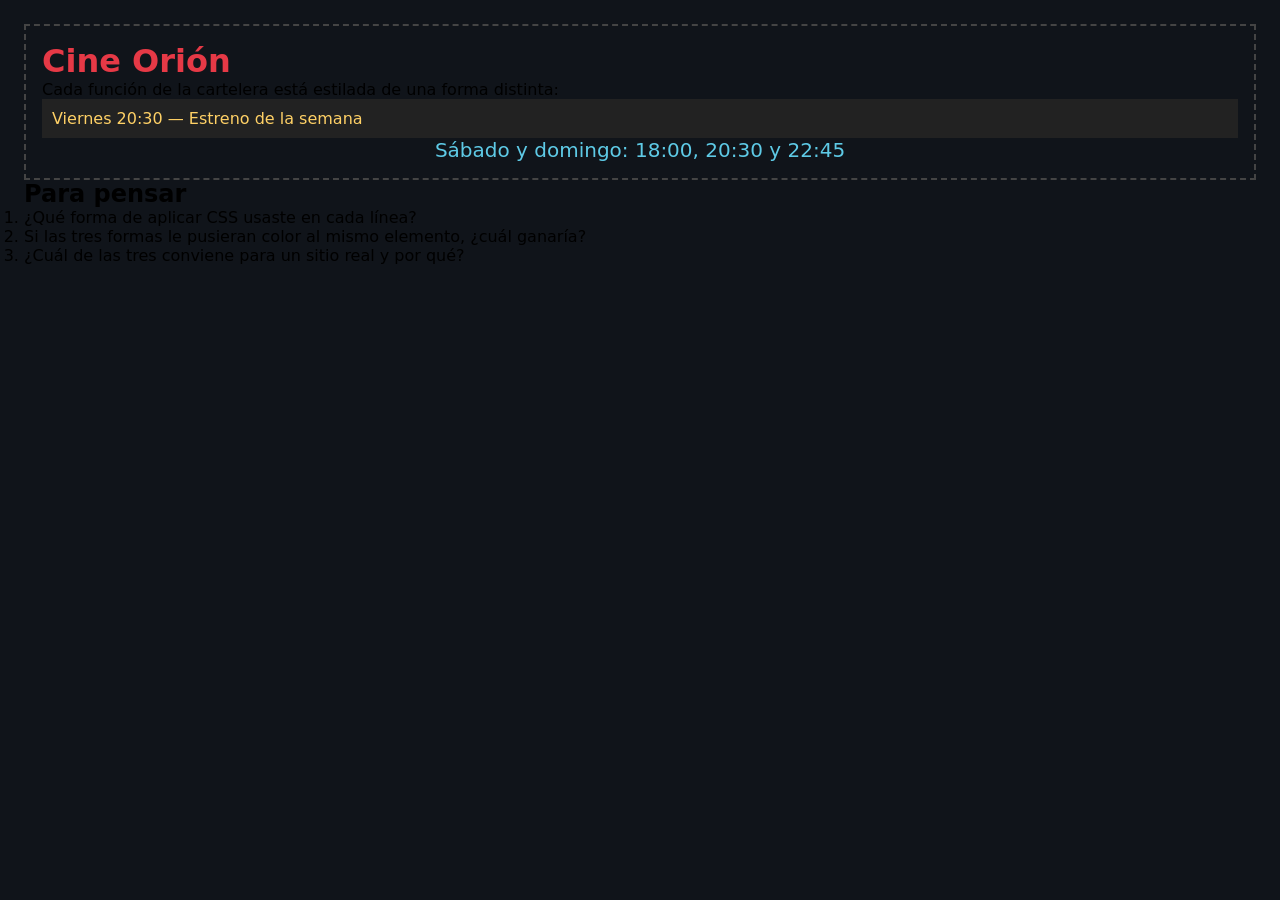
<file: 01-formas-de-aplicar-css/index.html>
<!doctype html>
<html lang="es">
  <head>
    <meta charset="UTF-8" />
    <meta name="viewport" content="width=device-width, initial-scale=1.0" />
    <title>Cine Orión — Cartelera</title>

    <!-- ============================================================
          ESTE ES EL ÚNICO EJERCICIO DE LA CARPETA DONDE SE EDITA
         EL HTML. Acá practicás el CSS INTERNO (etiqueta <style>).
         ============================================================ -->
    <style>
      /* TODO 2 — CSS interno
         Escribí una regla para la clase .funcion con:
         - background-color: #222
         - color: #ffd166
         - padding: 10px
      */
      .funcion {
        background-color: #222;
        color: #ffd166;
        padding: 10px;
      }
    </style>

    <link rel="stylesheet" href="styles.css" />
  </head>
  <body>
    <header class="cartel">
      <!-- TODO 1 — CSS en línea
           Completá el atributo style de este h1 con:
           style="color: #e63946; font-size: 48px;"
      -->
      <h1 style="color: #e63946; fontsize: 48px">Cine Orión</h1>

      <p>Cada función de la cartelera está estilada de una forma distinta:</p>

      <!-- TODO 2 — CSS interno: esta línea toma la regla del <style> de arriba -->
      <p class="funcion">Viernes 20:30 — Estreno de la semana</p>

      <!-- TODO 3 — CSS externo: esta línea se estila desde styles.css -->
      <p class="funcion-externa">Sábado y domingo: 18:00, 20:30 y 22:45</p>
    </header>

    <main class="para-pensar">
      <h2>Para pensar</h2>
      <ol>
        <li>¿Qué forma de aplicar CSS usaste en cada línea?</li>
        <li>
          Si las tres formas le pusieran color al mismo elemento, ¿cuál ganaría?
        </li>
        <li>¿Cuál de las tres conviene para un sitio real y por qué?</li>
      </ol>
    </main>
  </body>
</html>
</file>
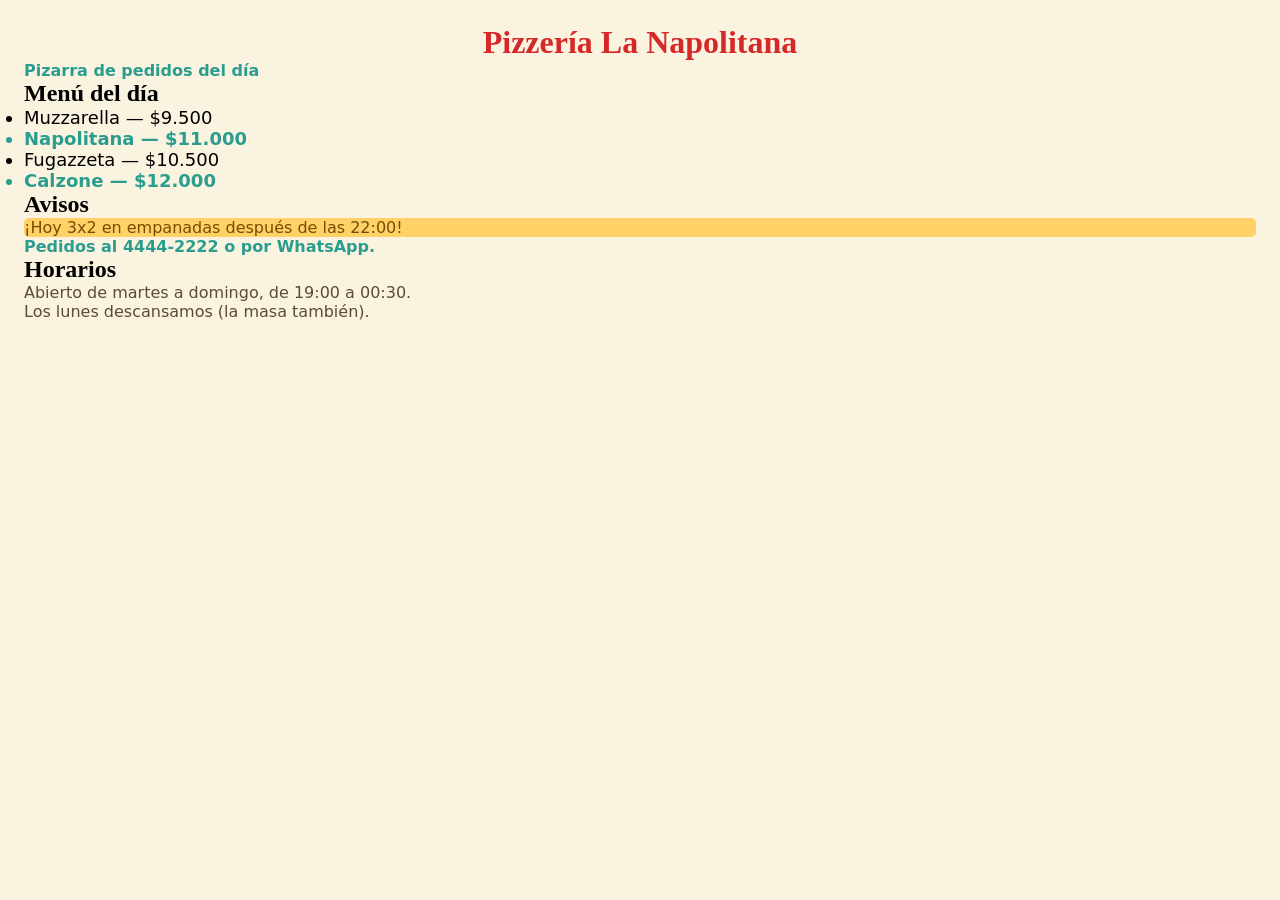
<file: 02-selectores-especificidad/index.html>
<!DOCTYPE html>
<html lang="es">
  <head>
    <meta charset="UTF-8" />
    <meta name="viewport" content="width=device-width, initial-scale=1.0" />
    <title>La Napolitana — Pizarra de pedidos</title>
    <link rel="stylesheet" href="styles.css" />
  </head>
  <body>
    <header>
      <h1 id="titulo-principal">Pizzería La Napolitana</h1>
      <p class="destacado">Pizarra de pedidos del día</p>
    </header>

    <main>
      <section class="menu">
        <h2>Menú del día</h2>
        <ul>
          <li>Muzzarella — $9.500</li>
          <li class="destacado">Napolitana — $11.000</li>
          <li>Fugazzeta — $10.500</li>
          <li class="destacado">Calzone — $12.000</li>
        </ul>
      </section>

      <section class="avisos">
        <h2>Avisos</h2>
        <p id="aviso">¡Hoy 3x2 en empanadas después de las 22:00!</p>
        <p class="destacado">Pedidos al 4444-2222 o por WhatsApp.</p>
      </section>

      <section class="horarios">
        <h2>Horarios</h2>
        <p>Abierto de martes a domingo, de 19:00 a 00:30.</p>
        <p>Los lunes descansamos (la masa también).</p>
      </section>
    </main>
  </body>
</html>
</file>
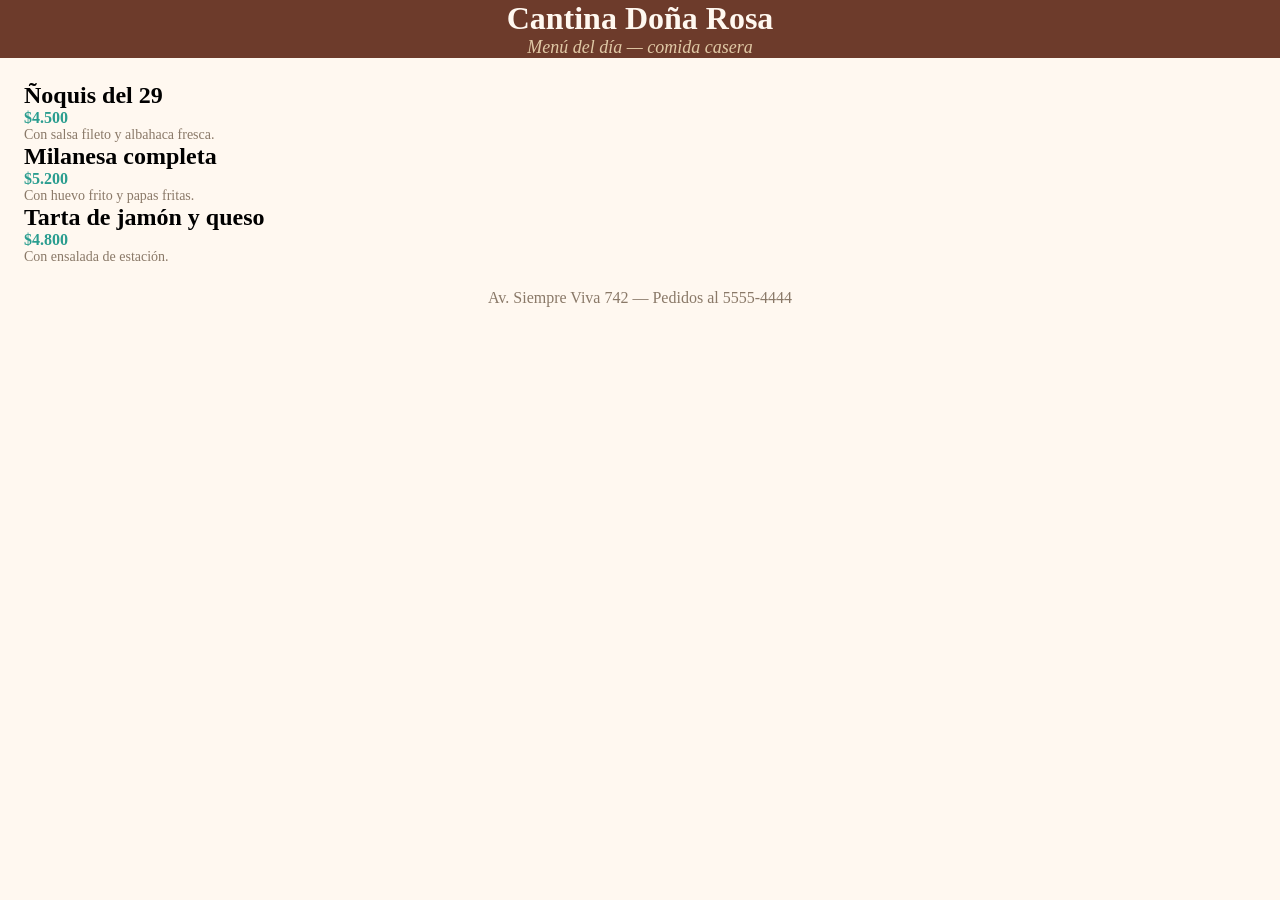
<file: 03-texto-y-colores/index.html>
<!DOCTYPE html>
<html lang="es">
  <head>
    <meta charset="UTF-8" />
    <meta name="viewport" content="width=device-width, initial-scale=1.0" />
    <title>Cantina Doña Rosa — Menú del día</title>
    <link rel="stylesheet" href="styles.css" />
  </head>
  <body>
    <header class="encabezado">
      <h1>Cantina Doña Rosa</h1>
      <p class="subtitulo">Menú del día — comida casera</p>
    </header>

    <main>
      <article class="plato">
        <h2>Ñoquis del 29</h2>
        <p class="precio">$4.500</p>
        <p class="descripcion">Con salsa fileto y albahaca fresca.</p>
      </article>

      <article class="plato">
        <h2>Milanesa completa</h2>
        <p class="precio">$5.200</p>
        <p class="descripcion">Con huevo frito y papas fritas.</p>
      </article>

      <article class="plato">
        <h2>Tarta de jamón y queso</h2>
        <p class="precio">$4.800</p>
        <p class="descripcion">Con ensalada de estación.</p>
      </article>
    </main>

    <footer class="pie">
      <p>Av. Siempre Viva 742 — Pedidos al 5555-4444</p>
    </footer>
  </body>
</html>
</file>
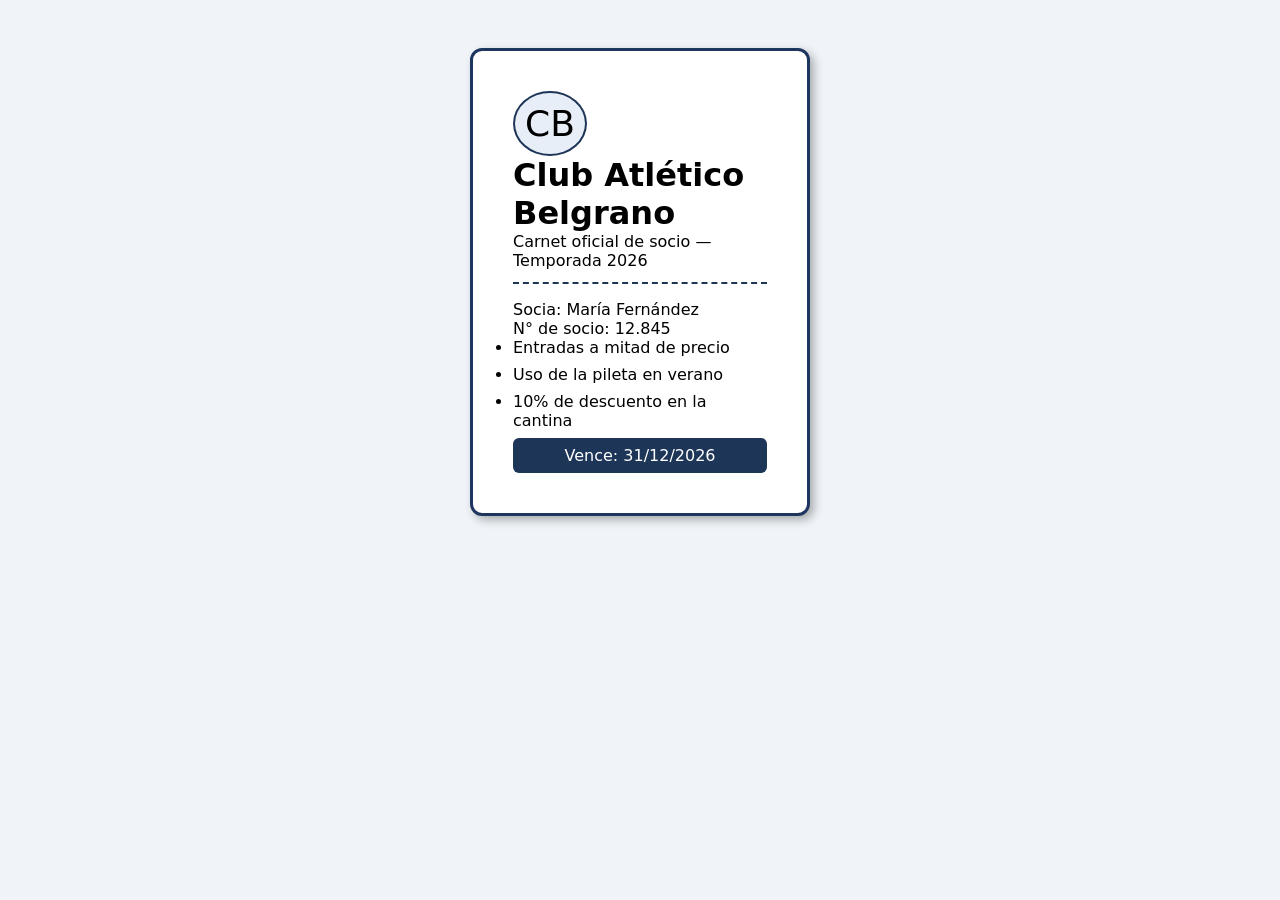
<file: 04-modelo-de-caja/index.html>
<!DOCTYPE html>
<html lang="es">
  <head>
    <meta charset="UTF-8" />
    <meta name="viewport" content="width=device-width, initial-scale=1.0" />
    <title>Club Atlético Belgrano — Carnet de socio</title>
    <link rel="stylesheet" href="styles.css" />
  </head>
  <body>
    <main class="carnet">
      <div class="fila-encabezado">
        <span class="escudo">CB</span>
        <div>
          <h1>Club Atlético Belgrano</h1>
          <p>Carnet oficial de socio — Temporada 2026</p>
        </div>
      </div>

      <div class="datos">
        <p class="nombre">Socia: María Fernández</p>
        <p class="numero">N° de socio: 12.845</p>
      </div>

      <ul class="beneficios">
        <li>Entradas a mitad de precio</li>
        <li>Uso de la pileta en verano</li>
        <li>10% de descuento en la cantina</li>
      </ul>

      <p class="vencimiento">Vence: 31/12/2026</p>
    </main>
  </body>
</html>
</file>
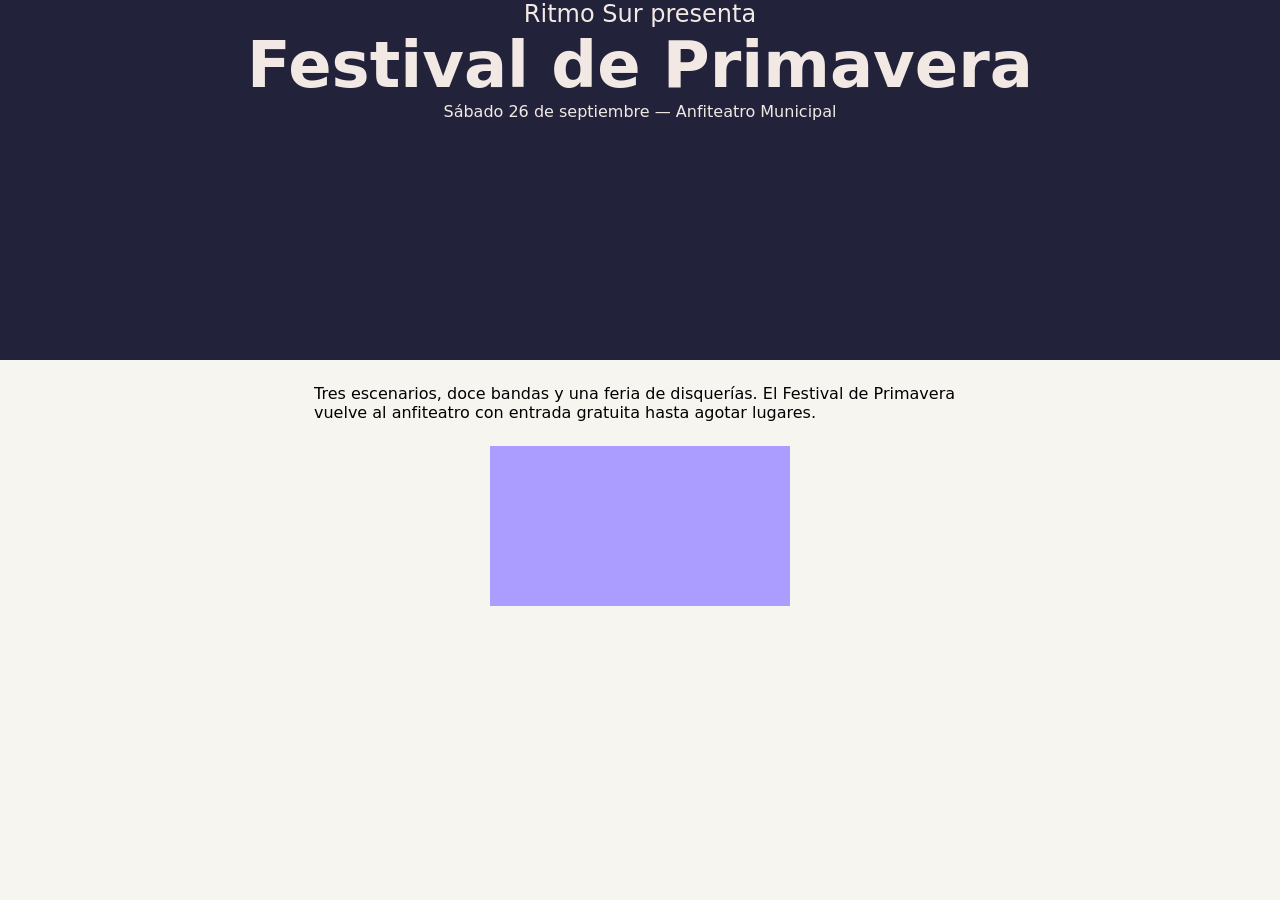
<file: 05-tamanos-y-unidades/index.html>
<!DOCTYPE html>
<html lang="es">
  <head>
    <meta charset="UTF-8" />
    <meta name="viewport" content="width=device-width, initial-scale=1.0" />
    <title>Ritmo Sur — Festival de Primavera</title>
    <link rel="stylesheet" href="styles.css" />
  </head>
  <body>
    <header class="banner">
      <p class="etiqueta">Ritmo Sur presenta</p>
      <h1>Festival de Primavera</h1>
      <p class="fecha">Sábado 26 de septiembre — Anfiteatro Municipal</p>
    </header>

    <main class="contenido">
      <p>
        Tres escenarios, doce bandas y una feria de disquerías. El Festival de
        Primavera vuelve al anfiteatro con entrada gratuita hasta agotar lugares.
      </p>

      <div class="poster"></div>
    </main>
  </body>
</html>
</file>
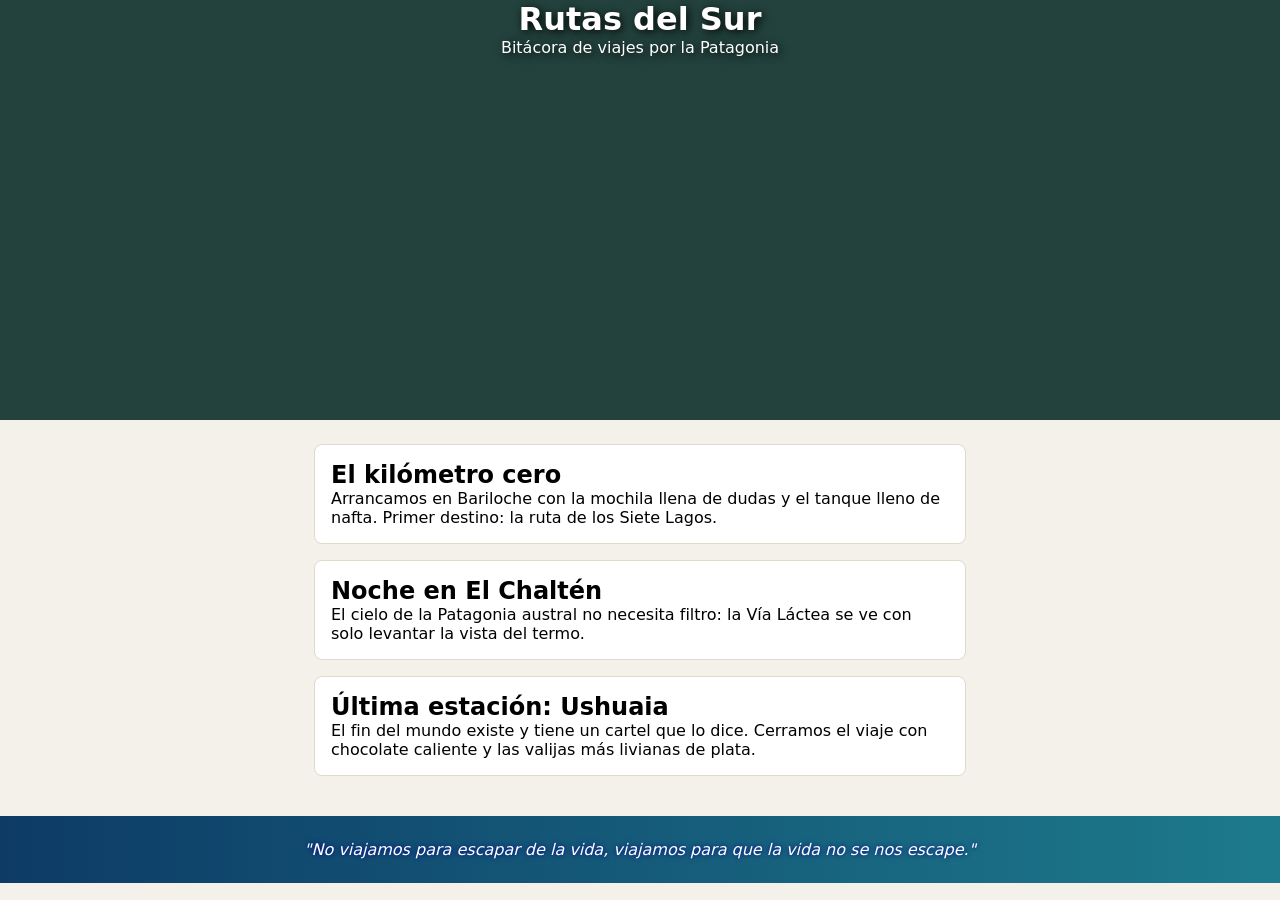
<file: 06-background/index.html>
<!DOCTYPE html>
<html lang="es">
  <head>
    <meta charset="UTF-8" />
    <meta name="viewport" content="width=device-width, initial-scale=1.0" />
    <title>Rutas del Sur — Bitácora de viajes</title>
    <link rel="stylesheet" href="styles.css" />
  </head>
  <body>
    <header class="hero">
      <h1>Rutas del Sur</h1>
      <p>Bitácora de viajes por la Patagonia</p>
    </header>

    <main>
      <article class="post">
        <h2>El kilómetro cero</h2>
        <p>
          Arrancamos en Bariloche con la mochila llena de dudas y el tanque
          lleno de nafta. Primer destino: la ruta de los Siete Lagos.
        </p>
      </article>

      <article class="post">
        <h2>Noche en El Chaltén</h2>
        <p>
          El cielo de la Patagonia austral no necesita filtro: la Vía Láctea
          se ve con solo levantar la vista del termo.
        </p>
      </article>

      <article class="post">
        <h2>Última estación: Ushuaia</h2>
        <p>
          El fin del mundo existe y tiene un cartel que lo dice. Cerramos el
          viaje con chocolate caliente y las valijas más livianas de plata.
        </p>
      </article>
    </main>

    <blockquote class="frase">
      "No viajamos para escapar de la vida, viajamos para que la vida no se
      nos escape."
    </blockquote>
  </body>
</html>
</file>
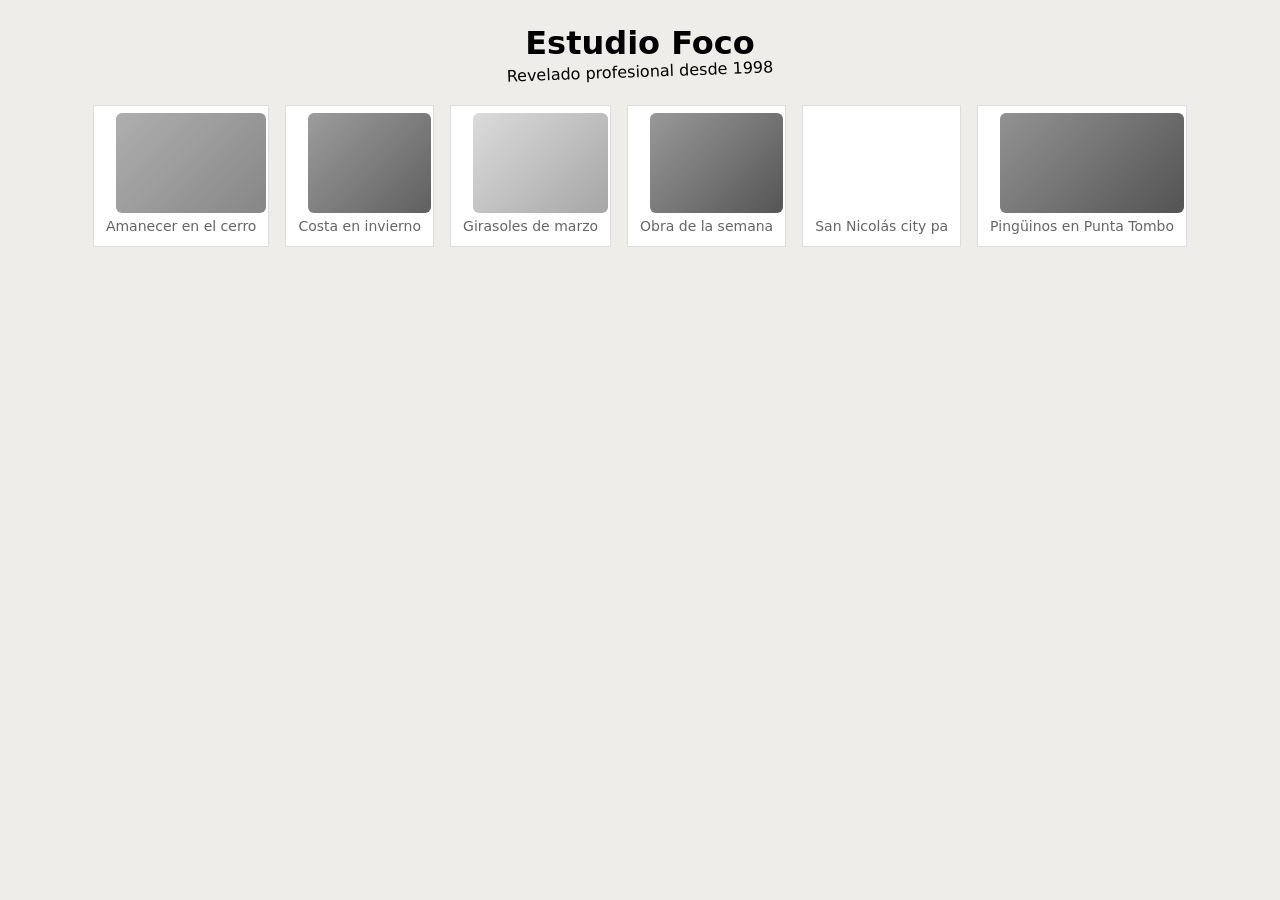
<file: 07-filtros-y-transformaciones/index.html>
<!doctype html>
<html lang="es">
  <head>
    <meta charset="UTF-8" />
    <meta name="viewport" content="width=device-width, initial-scale=1.0" />
    <title>Estudio Foco — Galería</title>
    <link rel="stylesheet" href="styles.css" />
  </head>
  <body>
    <header class="cabecera">
      <h1>Estudio Foco</h1>
      <p class="sello">Revelado profesional desde 1998</p>
    </header>

    <main class="galeria">
      <figure class="cuadro">
        <div class="foto"></div>
        <figcaption>Amanecer en el cerro</figcaption>
      </figure>

      <figure class="cuadro">
        <div class="foto"></div>
        <figcaption>Costa en invierno</figcaption>
      </figure>

      <figure class="cuadro">
        <div class="foto"></div>
        <figcaption>Girasoles de marzo</figcaption>
      </figure>

      <figure class="cuadro destacada">
        <div class="foto"></div>
        <figcaption>Obra de la semana</figcaption>
      </figure>

      <figure class="cuadro">
        <div class="foto"></div>
        <figcaption>San Nicolás city pa</figcaption>
      </figure>

      <figure class="cuadro">
        <div class="foto"></div>
        <figcaption>Pingüinos en Punta Tombo</figcaption>
      </figure>
    </main>
  </body>
</html>
</file>
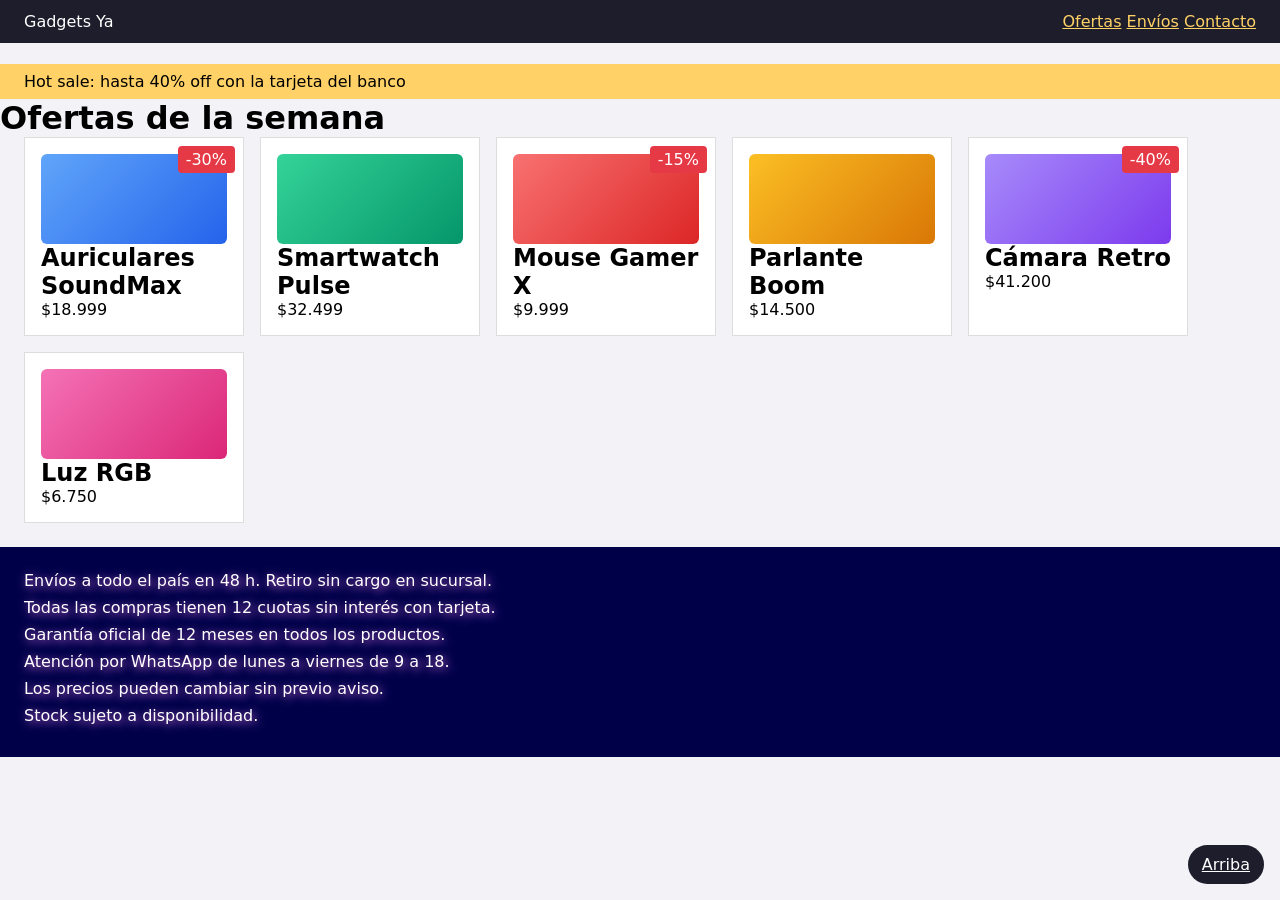
<file: 08-posicionamiento/index.html>
<!DOCTYPE html>
<html lang="es">
  <head>
    <meta charset="UTF-8" />
    <meta name="viewport" content="width=device-width, initial-scale=1.0" />
    <title>Gadgets Ya — Ofertas</title>
    <link rel="stylesheet" href="styles.css" />
  </head>
  <body>
    <header class="barra">
      <span class="logo"> Gadgets Ya</span>
      <nav class="links">
        <a href="#">Ofertas</a>
        <a href="#">Envíos</a>
        <a href="#">Contacto</a>
      </nav>
    </header>

    <nav class="indice">
      <p> Hot sale: hasta 40% off con la tarjeta del banco</p>
    </nav>

    <main>
      <h1>Ofertas de la semana</h1>

      <section class="productos">
        <article class="producto">
          <span class="etiqueta-oferta">-30%</span>
          <div class="foto"></div>
          <h2>Auriculares SoundMax</h2>
          <p class="precio">$18.999</p>
        </article>

        <article class="producto">
          <div class="foto"></div>
          <h2>Smartwatch Pulse</h2>
          <p class="precio">$32.499</p>
        </article>

        <article class="producto">
          <span class="etiqueta-oferta">-15%</span>
          <div class="foto"></div>
          <h2>Mouse Gamer X</h2>
          <p class="precio">$9.999</p>
        </article>

        <article class="producto">
          <div class="foto"></div>
          <h2>Parlante Boom</h2>
          <p class="precio">$14.500</p>
        </article>

        <article class="producto">
          <span class="etiqueta-oferta">-40%</span>
          <div class="foto"></div>
          <h2>Cámara Retro</h2>
          <p class="precio">$41.200</p>
        </article>

        <article class="producto">
          <div class="foto"></div>
          <h2>Luz RGB</h2>
          <p class="precio">$6.750</p>
        </article>
      </section>
    </main>

    <footer class="info">
      <p>Envíos a todo el país en 48 h. Retiro sin cargo en sucursal.</p>
      <p>Todas las compras tienen 12 cuotas sin interés con tarjeta.</p>
      <p>Garantía oficial de 12 meses en todos los productos.</p>
      <p>Atención por WhatsApp de lunes a viernes de 9 a 18.</p>
      <p>Los precios pueden cambiar sin previo aviso.</p>
      <p>Stock sujeto a disponibilidad.</p>
    </footer>

    <a class="subir" href="#">Arriba</a>
  </body>
</html>
</file>
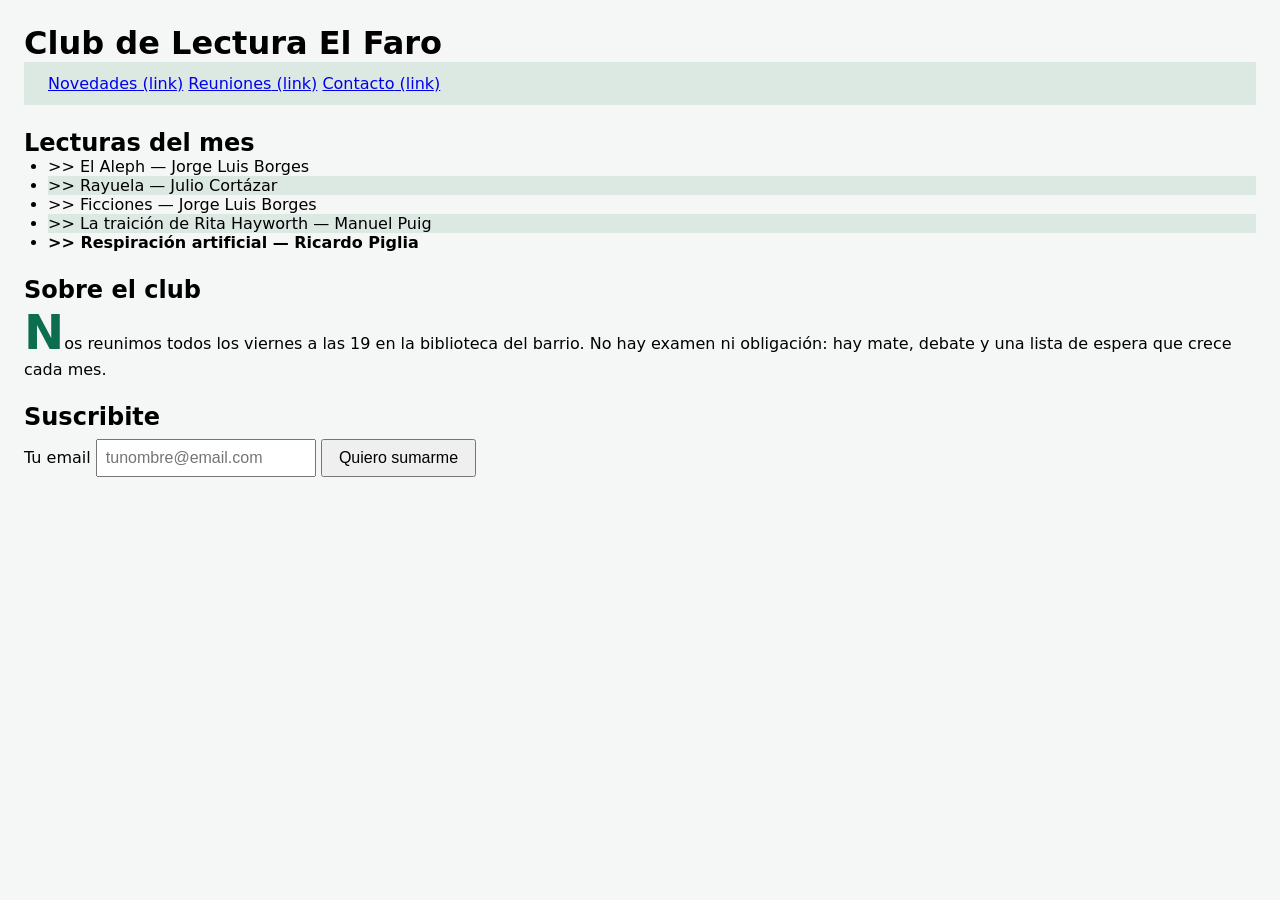
<file: 09-pseudoclases-pseudoelementos/index.html>
<!DOCTYPE html>
<html lang="es">
  <head>
    <meta charset="UTF-8" />
    <meta name="viewport" content="width=device-width, initial-scale=1.0" />
    <title>Club de Lectura El Faro</title>
    <link rel="stylesheet" href="styles.css" />
  </head>
  <body>
    <header>
      <h1>Club de Lectura El Faro</h1>
      <nav class="menu">
        <a href="#">Novedades</a>
        <a href="#">Reuniones</a>
        <a href="#">Contacto</a>
      </nav>
    </header>

    <main>
      <section class="libros">
        <h2>Lecturas del mes</h2>
        <ul class="lista">
          <li>El Aleph — Jorge Luis Borges</li>
          <li>Rayuela — Julio Cortázar</li>
          <li>Ficciones — Jorge Luis Borges</li>
          <li>La traición de Rita Hayworth — Manuel Puig</li>
          <li>Respiración artificial — Ricardo Piglia</li>
        </ul>
      </section>

      <section class="sobre">
        <h2>Sobre el club</h2>
        <p class="texto">
          Nos reunimos todos los viernes a las 19 en la biblioteca del barrio.
          No hay examen ni obligación: hay mate, debate y una lista de espera
          que crece cada mes.
        </p>
      </section>

      <section class="contacto">
        <h2>Suscribite</h2>
        <form>
          <label for="email">Tu email</label>
          <input type="email" id="email" placeholder="tunombre@email.com" />
          <button type="submit">Quiero sumarme</button>
        </form>
      </section>
    </main>
  </body>
</html>
</file>
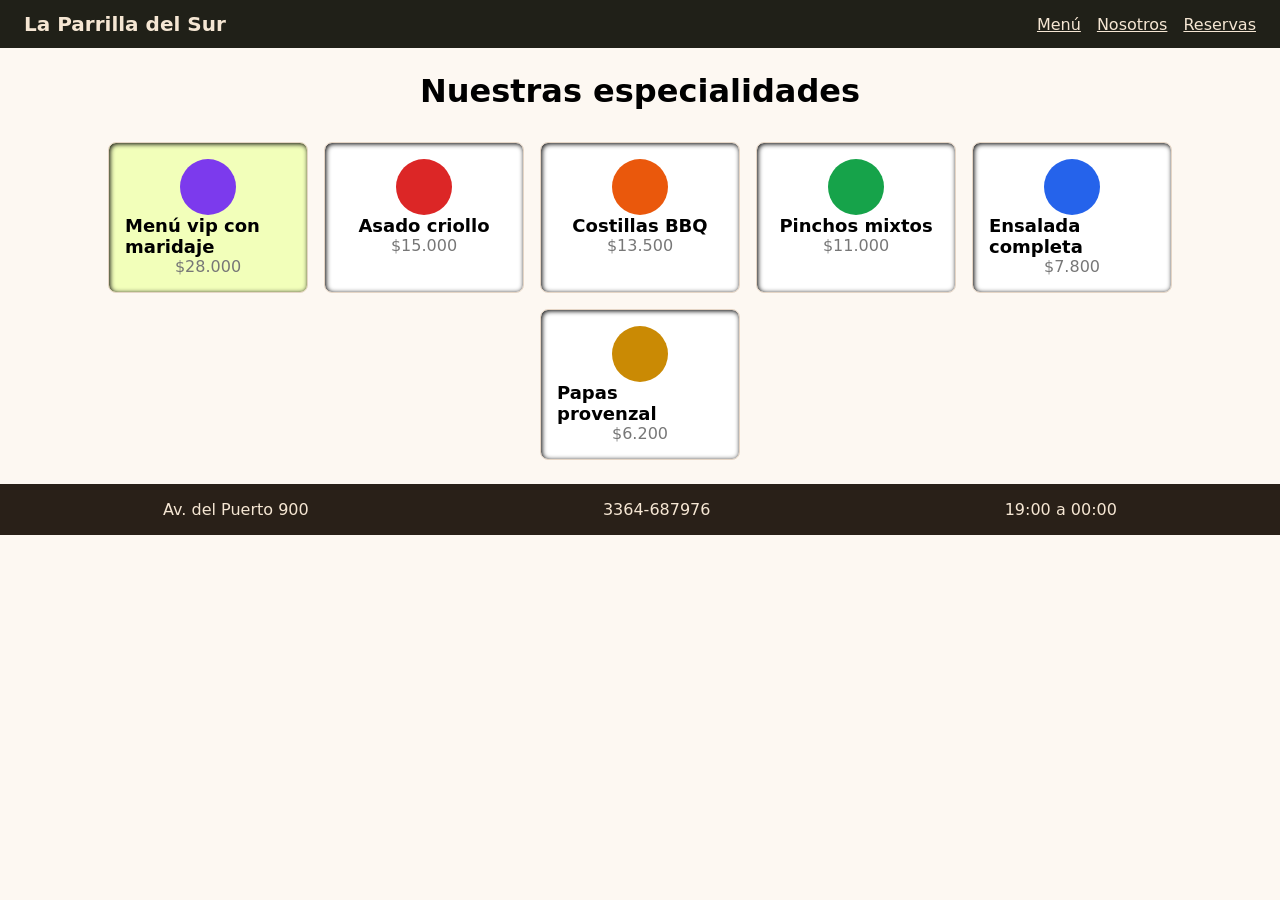
<file: 10-flexbox/index.html>
<!doctype html>
<html lang="es">
  <head>
    <meta charset="UTF-8" />
    <meta name="viewport" content="width=device-width, initial-scale=1.0" />
    <title>La Parrilla del Sur</title>
    <link rel="stylesheet" href="styles.css" />
  </head>
  <body>
    <header class="barra">
      <span class="logo"> La Parrilla del Sur</span>
      <nav class="links">
        <a href="#">Menú</a>
        <a href="#">Nosotros</a>
        <a href="#">Reservas</a>
      </nav>
    </header>

    <main>
      <h1 class="titulo">Nuestras especialidades</h1>

      <section class="platos">
        <article class="plato">
          <div class="emoji"></div>
          <h2>Asado criollo</h2>
          <p>$15.000</p>
        </article>

        <article class="plato">
          <div class="emoji"></div>
          <h2>Costillas BBQ</h2>
          <p>$13.500</p>
        </article>

        <article class="plato">
          <div class="emoji"></div>
          <h2>Pinchos mixtos</h2>
          <p>$11.000</p>
        </article>

        <article class="plato">
          <div class="emoji"></div>
          <h2>Ensalada completa</h2>
          <p>$7.800</p>
        </article>

        <article class="plato">
          <div class="emoji"></div>
          <h2>Papas provenzal</h2>
          <p>$6.200</p>
        </article>

        <article class="plato destacado">
          <div class="emoji"></div>
          <h2>Menú vip con maridaje</h2>
          <p>$28.000</p>
        </article>
      </section>
    </main>

    <footer class="pie">
      <p>Av. del Puerto 900</p>
      <p>3364-687976</p>
      <p>19:00 a 00:00</p>
    </footer>
  </body>
</html>
</file>
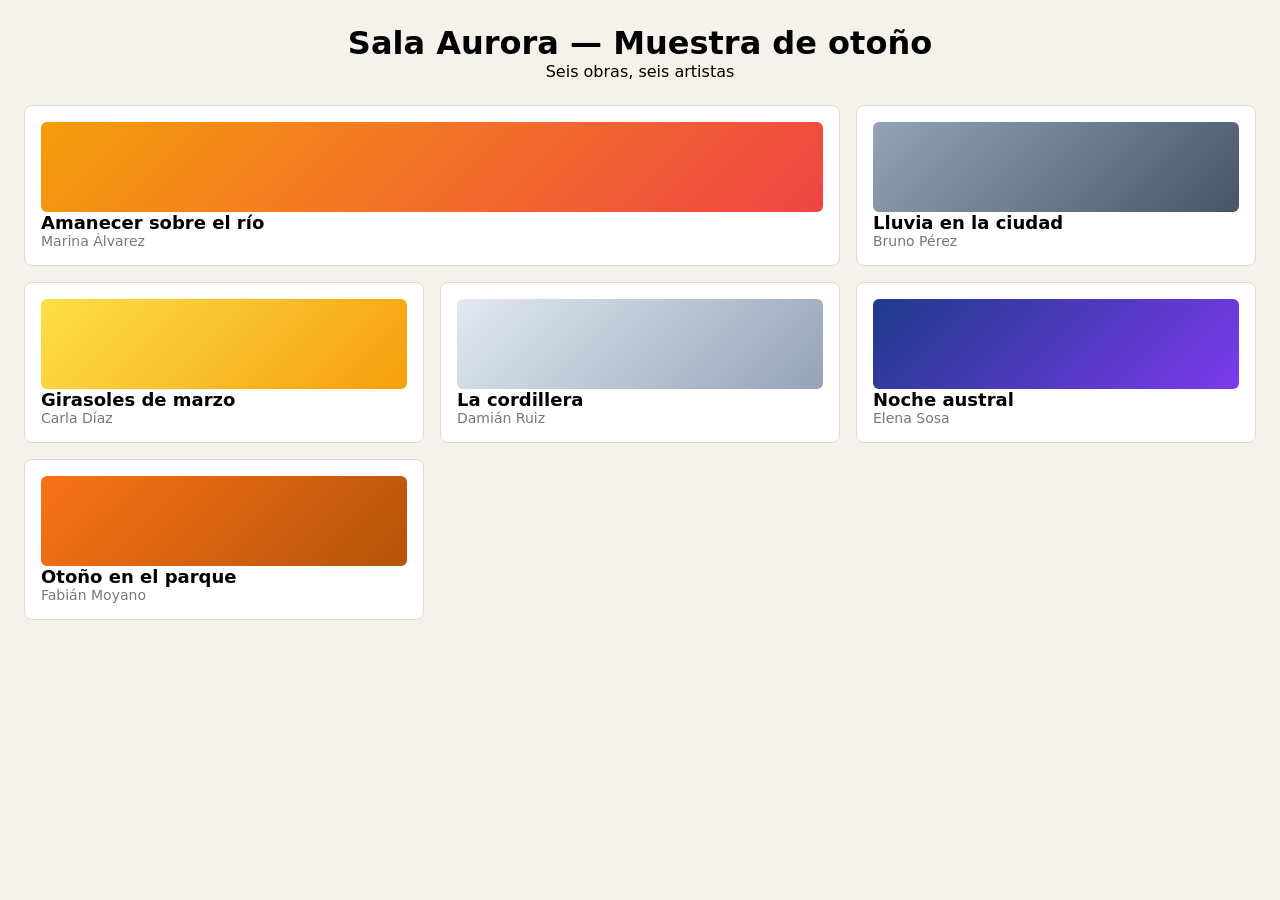
<file: 11-grid/index.html>
<!DOCTYPE html>
<html lang="es">
  <head>
    <meta charset="UTF-8" />
    <meta name="viewport" content="width=device-width, initial-scale=1.0" />
    <title>Sala Aurora — Muestra de otoño</title>
    <link rel="stylesheet" href="styles.css" />
  </head>
  <body>
    <header class="cabecera">
      <h1>Sala Aurora — Muestra de otoño</h1>
      <p>Seis obras, seis artistas</p>
    </header>

    <main class="galeria">
      <article class="obra destacada">
        <div class="lienzo"></div>
        <h2>Amanecer sobre el río</h2>
        <p>Marina Álvarez</p>
      </article>

      <article class="obra">
        <div class="lienzo"></div>
        <h2>Lluvia en la ciudad</h2>
        <p>Bruno Pérez</p>
      </article>

      <article class="obra">
        <div class="lienzo"></div>
        <h2>Girasoles de marzo</h2>
        <p>Carla Díaz</p>
      </article>

      <article class="obra">
        <div class="lienzo"></div>
        <h2>La cordillera</h2>
        <p>Damián Ruiz</p>
      </article>

      <article class="obra">
        <div class="lienzo"></div>
        <h2>Noche austral</h2>
        <p>Elena Sosa</p>
      </article>

      <article class="obra">
        <div class="lienzo"></div>
        <h2>Otoño en el parque</h2>
        <p>Fabián Moyano</p>
      </article>
    </main>
  </body>
</html>
</file>
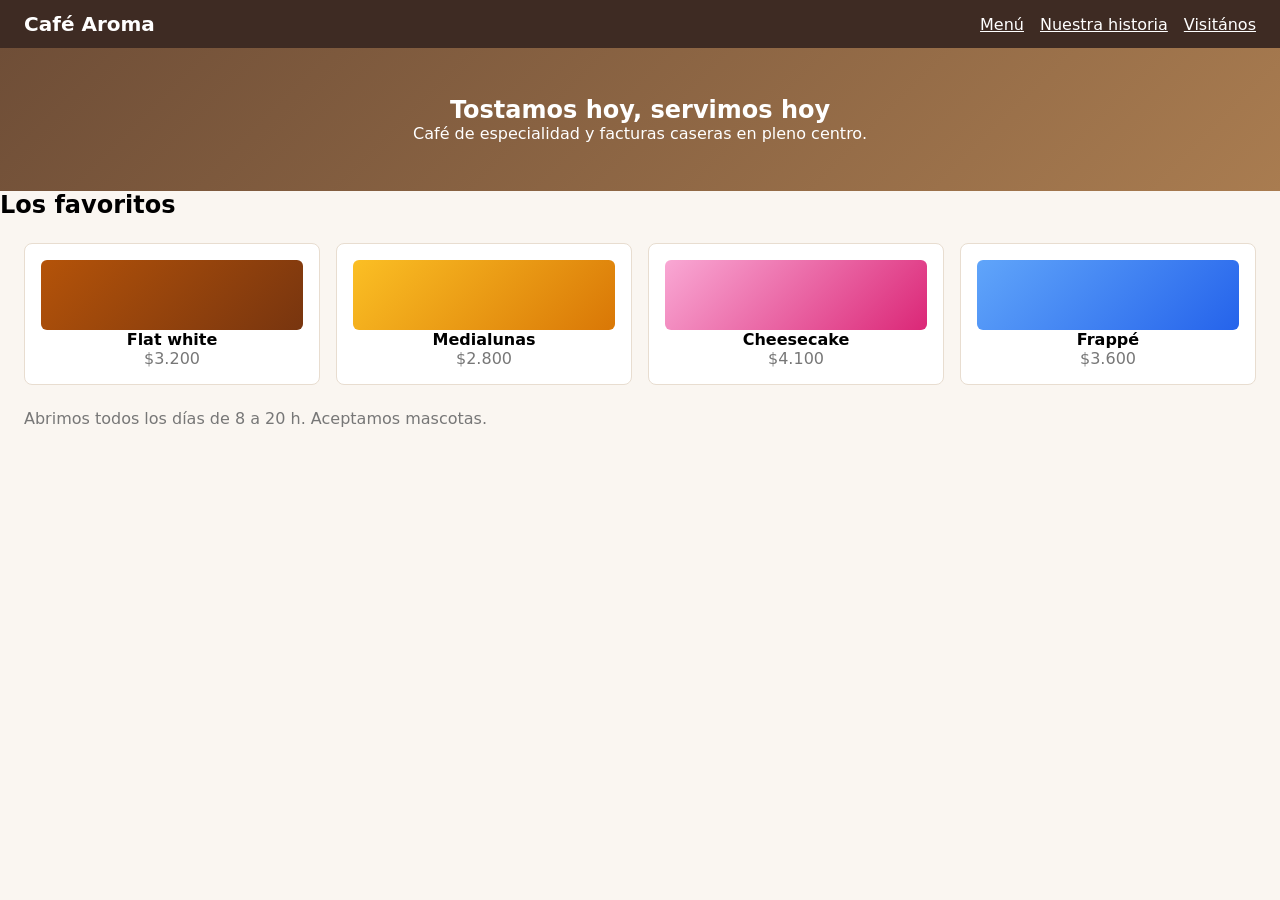
<file: 12-media-queries/index.html>
<!DOCTYPE html>
<html lang="es">
  <head>
    <meta charset="UTF-8" />
    <meta name="viewport" content="width=device-width, initial-scale=1.0" />
    <title>Café Aroma</title>
    <link rel="stylesheet" href="styles.css" />
  </head>
  <body>
    <header class="barra">
      <span class="logo"> Café Aroma</span>
      <nav class="links">
        <a href="#">Menú</a>
        <a href="#">Nuestra historia</a>
        <a href="#">Visitános</a>
      </nav>
    </header>

    <section class="hero">
      <h1>Tostamos hoy, servimos hoy</h1>
      <p>Café de especialidad y facturas caseras en pleno centro.</p>
    </section>

    <main>
      <h2>Los favoritos</h2>
      <section class="tarjetas">
        <article class="tarjeta">
          <div class="emoji"></div>
          <h3>Flat white</h3>
          <p>$3.200</p>
        </article>

        <article class="tarjeta">
          <div class="emoji"></div>
          <h3>Medialunas</h3>
          <p>$2.800</p>
        </article>

        <article class="tarjeta">
          <div class="emoji"></div>
          <h3>Cheesecake</h3>
          <p>$4.100</p>
        </article>

        <article class="tarjeta">
          <div class="emoji"></div>
          <h3>Frappé</h3>
          <p>$3.600</p>
        </article>
      </section>

      <p class="nota">
        Abrimos todos los días de 8 a 20 h. Aceptamos mascotas.
      </p>
    </main>
  </body>
</html>
</file>
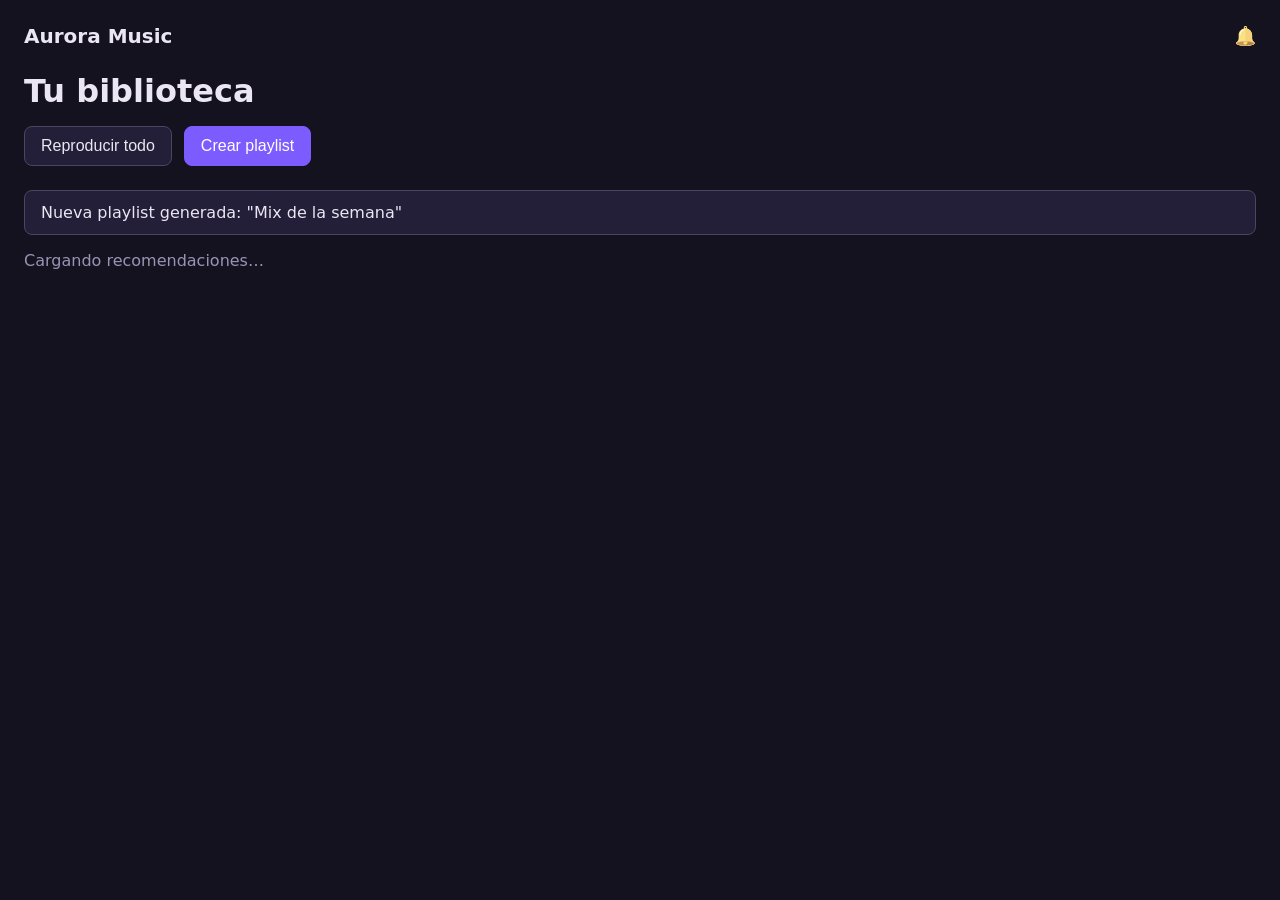
<file: 13-animaciones-transiciones/index.html>
<!DOCTYPE html>
<html lang="es">
  <head>
    <meta charset="UTF-8" />
    <meta name="viewport" content="width=device-width, initial-scale=1.0" />
    <title>Aurora Music</title>
    <link rel="stylesheet" href="styles.css" />
  </head>
  <body>
    <header class="app-barra">
      <span class="logo"> Aurora Music</span>
      <img src="bell-part-2-svgrepo-com.svg" class="campana"></img>
    </header>

    <main>
      <h1>Tu biblioteca</h1>

      <div class="botones">
        <button class="btn">Reproducir todo</button>
        <button class="btn btn-primario">Crear playlist</button>
      </div>

      <div class="alerta">
        <p> Nueva playlist generada: "Mix de la semana"</p>
      </div>

      <p class="cargando">Cargando recomendaciones…</p>
    </main>
  </body>
</html>
</file>
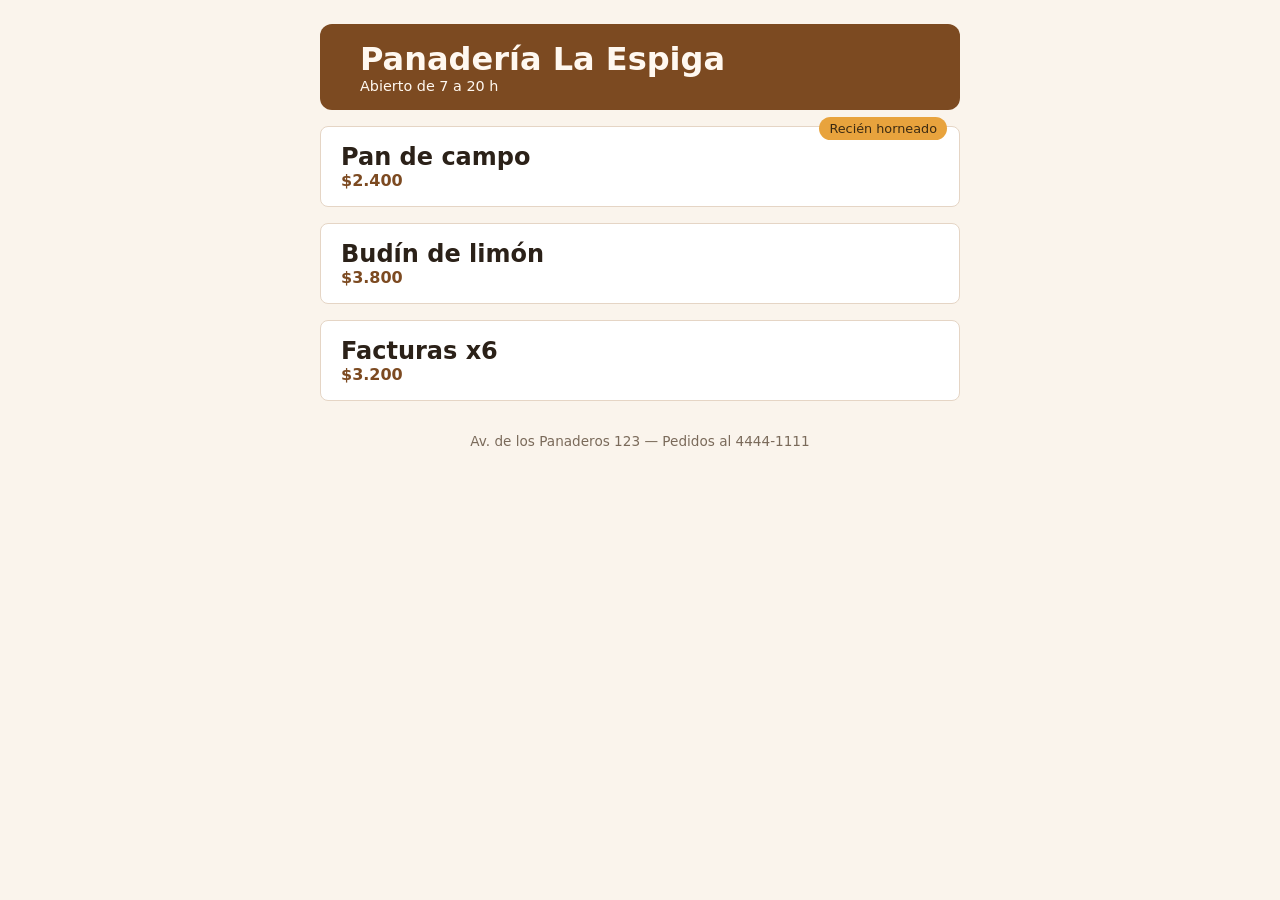
<file: nivel-2/01-caja-y-unidades/index.html>
<!DOCTYPE html>
<html lang="es">
  <head>
    <meta charset="UTF-8" />
    <meta name="viewport" content="width=device-width, initial-scale=1.0" />
    <title>Panadería La Espiga — Precios</title>
    <link rel="stylesheet" href="styles.css" />
  </head>
  <body>
    <main class="panaderia">
      <header class="cabecera">
        <span class="logo">Panadería La Espiga</span>
        <p class="horario">Abierto de 7 a 20 h</p>
      </header>

      <section class="productos">
        <article class="producto">
          <span class="etiqueta">Recién horneado</span>
          <h2>Pan de campo</h2>
          <p class="precio">$2.400</p>
        </article>

        <article class="producto">
          <h2>Budín de limón</h2>
          <p class="precio">$3.800</p>
        </article>

        <article class="producto">
          <h2>Facturas x6</h2>
          <p class="precio">$3.200</p>
        </article>
      </section>

      <footer class="pie">
        <p>Av. de los Panaderos 123 — Pedidos al 4444-1111</p>
      </footer>
    </main>
  </body>
</html>
</file>
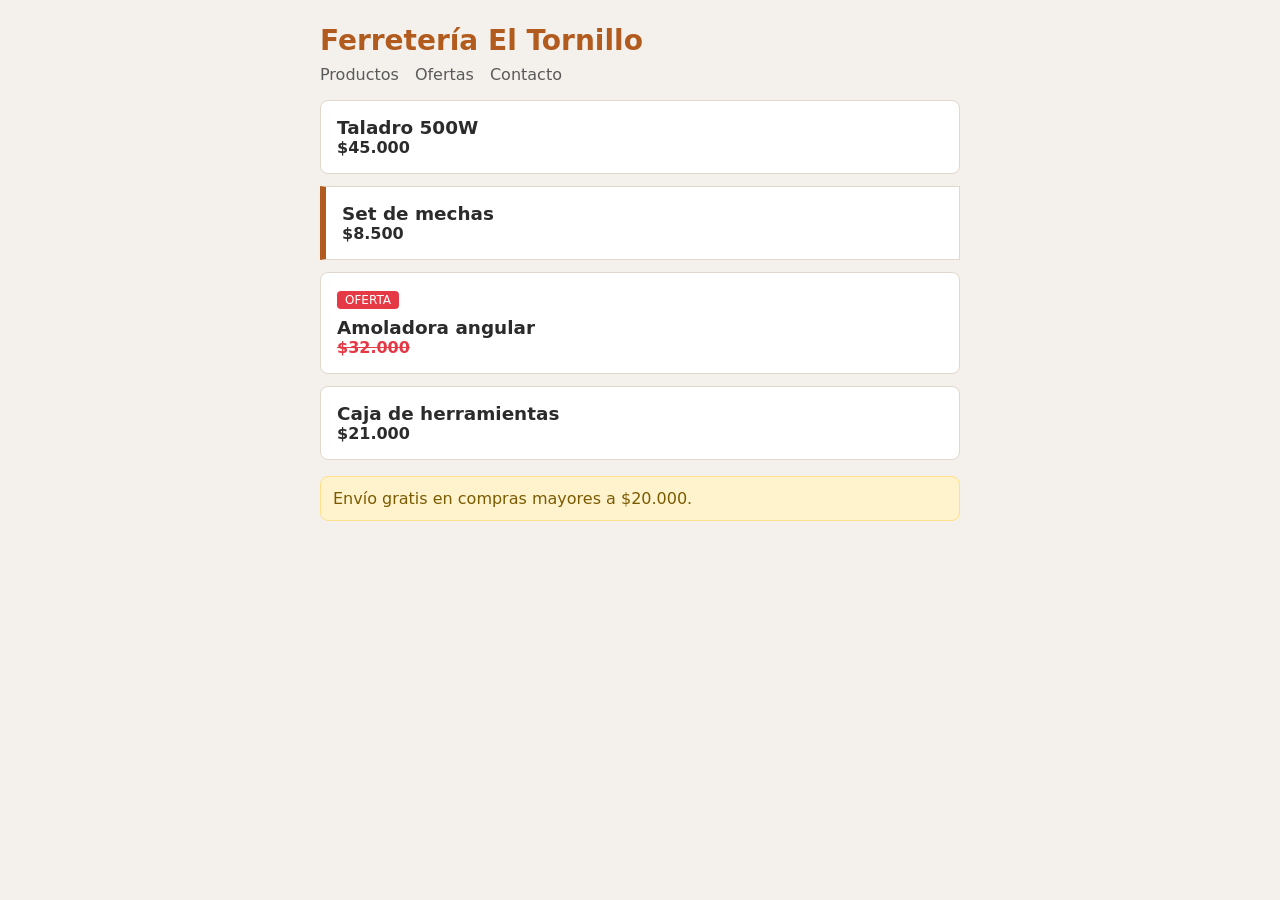
<file: nivel-2/02-cascada-y-especificidad/index.html>
<!DOCTYPE html>
<html lang="es">
  <head>
    <meta charset="UTF-8" />
    <meta name="viewport" content="width=device-width, initial-scale=1.0" />
    <title>Ferretería El Tornillo — Productos</title>
    <link rel="stylesheet" href="styles.css" />
  </head>
  <body>
    <header class="cabecera">
      <h1 class="titulo">Ferretería El Tornillo</h1>
      <nav class="nav">
        <a class="nav-link" href="#">Productos</a>
        <a class="nav-link" href="#">Ofertas</a>
        <a class="nav-link" href="#">Contacto</a>
      </nav>
    </header>

    <main class="lista">
      <article class="item">
        <h2 class="nombre">Taladro 500W</h2>
        <p class="precio">$45.000</p>
      </article>

      <article class="item destacado">
        <h2 class="nombre">Set de mechas</h2>
        <p class="precio">$8.500</p>
      </article>

      <article class="item oferta">
        <span class="etiqueta">OFERTA</span>
        <h2 class="nombre">Amoladora angular</h2>
        <p class="precio">$32.000</p>
      </article>

      <article class="item">
        <h2 class="nombre">Caja de herramientas</h2>
        <p class="precio">$21.000</p>
      </article>
    </main>

    <p class="aviso">Envío gratis en compras mayores a $20.000.</p>
  </body>
</html>
</file>
<file: 01-formas-de-aplicar-css/styles.css>
/* ============================================================
    EJERCICIO 1 — FORMAS DE APLICAR CSS
   ============================================================
   El Cine Orión renovó la página y quiere que la cartelera se
   vea como corresponde. Vas a estilarla de las tres formas que
   existen:

   TODO 1  CSS EN LÍNEA  (en index.html, atributo style del h1)
   TODO 2  CSS INTERNO   (en index.html, etiqueta <style>)
   TODO 3  CSS EXTERNO   (acá, en este archivo)

    Es el único ejercicio donde también se edita el HTML.
   ============================================================ */

/* ─── Reset y base — ya está hecho, no lo modifiques ─── */
* {
  margin: 0;
  padding: 0;
  box-sizing: border-box;
}

body {
  font-family: system-ui, sans-serif;
  background-color: #10141a;
  padding: 24px;
}

.cartel {
  border: 2px dashed #444;
  padding: 16px;
}

/* ============================================================
   TODO 3 — CSS EXTERNO
   Este archivo está enlazado desde el <head> con la etiqueta
   <link>. Escribí una regla para la clase .funcion-externa con:
   - color: #8ecae6
   - font-size: 20px
   - text-align: center
   ============================================================ */

.funcion-externa {
  color: #5ecae6;
  font-size: 20px;
  text-align: center;
}
</file>
<file: 02-selectores-especificidad/styles.css>
/* ============================================================
    EJERCICIO 2 — SELECTORES Y ESPECIFICIDAD
   ============================================================
   La Pizzería La Napolitana dejó la pizarra de tiza y ahora
   tiene su menú en una web. El HTML ya está listo: tu trabajo
   es que cada parte se vea distinta usando el selector correcto.

   Teoría: sección 3 de teoria.md.
   ============================================================ */

/* ─── Reset y base — ya está hecho, no lo modifiques ───
   El selector universal * toca TODOS los elementos: es el que
   tiene la especificidad más baja de todas. */
* {
  margin: 0;
  padding: 0;
  box-sizing: border-box;
}

body {
  font-family: system-ui, sans-serif;
  background-color: #faf3e0;
  padding: 24px;
}

/* ============================================================
   TODO 1 — Selector de ETIQUETA
   Todos los <p> de la página deberían verse con:
   - color: #5c4a3a
   ============================================================ */

p {
  color: #5c4a3a;
}

/* ============================================================
   TODO 2 — Selector de CLASE
   Los párrafos (y listas) con clase .destacado deben tener:
   - color: #2a9d8f
   - font-weight: bold
   Pregunta: esta regla también usa `color`, igual que el
   TODO 1. ¿Quién gana y por qué?
   ============================================================ */

.destacado {
  color: #2a9d8f;
  font-weight: bold;
}

/* ============================================================
   TODO 3 — Selector de ID
   El título #titulo-principal:
   - color: #d62828
   - text-align: center
   El aviso #aviso:
   - background-color: #ffd166
   - color: #7a4b00
   ============================================================ */

#titulo-principal {
  color: #d62828;
  text-align: center;
}
#aviso {
  background-color: #ffd166;
  color: #7a4b00;
  border-radius: 5px;
}

/* ============================================================
   TODO 4 — Selectores AGRUPADOS
   Con UNA sola regla (separando con coma), dale a h1 y h2:
   - font-family: Georgia, "Times New Roman", serif
   ============================================================ */

h1,
h2 {
  font-family: Georgia, "Times New Roman", serif;
}

/* ============================================================
   TODO 5 — Selectores ANIDADOS
   Solo los <li> que están DENTRO de .menu deben tener:
   - font-size: 18px
   Después probá escribir la regla solo con li (sin .menu) y
   mirá la página. ¿Cambió algo? ¿Por qué?
   ============================================================ */
.menu li {
  font-size: 18px;
}

/* ============================================================
    DESAFÍO DE ESPECIFICIDAD — respondé antes de mirar el
   navegador. En la página hay varios <p>:
   1. ¿De qué color queda el <p> con clase .destacado?
   2. ¿De qué color queda el <p> con id #aviso?
   3. ¿Y los <p> que no tienen clase ni id?
   Escribí tu respuesta acá abajo, después abrí el navegador
   y verificá. ¿Coincidió con la cuenta de puntos de la teoría?
   ============================================================ */
</file>
<file: 03-texto-y-colores/styles.css>
/* ============================================================
    EJERCICIO 3 — TEXTO Y COLORES
   ============================================================
   La Cantina Doña Rosa necesita que su menú del día se vea
   cálido y fácil de leer. El HTML ya está listo: tu trabajo es
   darle color y tipografía a cada parte.

   Teoría: sección 4 (4.1 a 4.3) de teoria.md.
   ============================================================ */

/* ─── Reset y base — ya está hecho, no lo modifiques ─── */
* {
  margin: 0;
  padding: 0;
  box-sizing: border-box;
}

main {
  padding: 24px;
}

/* ============================================================
   TODO 1 — Base de la página
   Al body dale:
   - background-color: #fff8f0
   - font-family: Georgia, "Times New Roman", serif
   ============================================================ */
body {
  background-color: #fff8f0;
  /* font-family:
    system-ui,
    -apple-system,
    BlinkMacSystemFont,
    "Segoe UI",
    Roboto,
    Oxygen,
    Ubuntu,
    Cantarell,
    "Open Sans",
    "Helvetica Neue",
    sans-serif; */
  font-family: Georgia, "Times New Roman", serif;
}

/* ============================================================
   TODO 2 — Encabezado
   A .encabezado dale:
   - background-color: #6d3b2b
   - text-align: center
   A su h1 (selector anidado: .encabezado h1):
   - color: #fff8f0
   ============================================================ */

.encabezado {
  background-color: #6d3b2b;
  text-align: center;
}
.encabezado h1 {
  color: #fff8f0;
}

/* ============================================================
   TODO 3 — Subtítulo
   A .subtitulo dale:
   - color: #e0c9a6
   - font-size: 18px
   Extra: probá también font-style: italic y mirá la diferencia.
   ============================================================ */
.subtitulo {
  color: #e0c9a6;
  font-size: 18px;
  font-style: italic;
}

/* ============================================================
   TODO 4 — Precios
   A .precio dale:
   - color: #2a9d8f
   - font-weight: bold
   ============================================================ */
.precio {
  color: #2a9d8f;
  font-weight: bold;
}

/* ============================================================
   TODO 5 — Descripciones
   A .descripcion dale:
   - color: #8a7968
   - font-size: 14px
   ============================================================ */
.descripcion {
  color: #8a7968;
  font-size: 14px;
}

/* ============================================================
   TODO 6 — Pie de página
   A .pie dale:
   - text-align: center
   - color: #8a7968
   ============================================================ */
.pie {
  text-align: center;
  color: #8a7968;
}

/* ============================================================
    PARA PENSAR
   Probá cambiar el font-family del body a system-ui, sans-serif.
   ¿Qué cambió en toda la página? ¿Por qué una sola regla afectó
   a todos los textos?
   ============================================================ */
</file>
<file: 04-modelo-de-caja/styles.css>
/* ============================================================
    EJERCICIO 4 — MODELO DE CAJA
   ============================================================
   El Club Atlético Belgrano quiere digitalizar el carnet de
   sus socios. Cada elemento es una caja: contenido, padding,
   borde y margen. Tu trabajo es armar el carnet con esas capas.

   Teoría: sección 4.4 a 4.6 y sección 6 de teoria.md.
   ============================================================ */

/* ─── Reset y base — ya está hecho, no lo modifiques ─── */
* {
  margin: 0;
  padding: 0;
  box-sizing: border-box;
}

body {
  font-family: system-ui, sans-serif;
  background-color: #f0f4f8;
  padding: 24px;
}

/* ============================================================
   TODO 1 — El carnet
   A .carnet dale:
   - background-color: #ffffff
   - width: 340px
   - margin: 24px auto    el auto a los costados lo centra
   - padding: 20px
   - border: 3px solid #1d3557
   - border-radius: 12px
   ============================================================ */
.carnet {
  background-color: #ffffff;
  width: 340px;
  margin: 24px auto;
  padding: 40px;
  border: 3px solid #1d355f;
  border-radius: 12px;
  box-shadow: 4px 4px 10px rgba(0, 0, 0, 0.3);
  /* El tercer valor es la dureza, con el inset la sombra va 
  para adentro del cuadro  */
}

/* ============================================================
   TODO 2 — La sombra
   Sumale a .carnet (podés escribir otra regla .carnet o
   completar la anterior):
   - box-shadow: 4px 4px 10px rgba(0, 0, 0, 0.3)
   ============================================================ */

/* ============================================================
   TODO 3 — Fila del encabezado
   A .fila-encabezado dale:
   - margin-bottom: 16px
   - padding-bottom: 12px
   - border-bottom: 2px dashed #1d3557
   ============================================================ */
.fila-encabezado {
  margin-bottom: 16px;
  padding-bottom: 12px;
  border-bottom: 2px dashed #1d3557;
}

/* ============================================================
   TODO 4 — El escudo
   A .escudo dale:
   - font-size: 36px
   - background-color: #e8eef7
   - border: 2px solid #1d3557
   - border-radius: 50%    el círculo perfecto
   - padding: 8px
   ============================================================ */
.escudo {
  display: inline-block;
  font-size: 36px;
  background-color: #e8eef7;
  border: 2px solid #1d3557;
  border-radius: 50%;
  padding: 10px;
}

/* ============================================================
   TODO 5 — Beneficios
   A .beneficios li dale:
   - margin-bottom: 8px
   ============================================================ */
.beneficios li {
  margin-bottom: 8px;
}

/* ============================================================
   TODO 6 — Vencimiento
   A .vencimiento dale:
   - background-color: #1d3557
   - color: #ffffff
   - text-align: center
   - padding: 8px
   - border-radius: 6px
   ============================================================ */
.vencimiento {
  background-color: #1d3557;
  color: #ffffff;
  text-align: center;
  padding: 8px;
  border-radius: 6px;
}

/* ============================================================
    EXPERIMENTO DE BOX-SIZING
   El reset usa box-sizing: border-box: el width incluye el
   padding y el borde. Probá cambiar el padding de .carnet de
   20px a 40px: ¿el carnet crece o sigue midiendo 340px?
   Después sacá el box-sizing del reset y probá de nuevo.
   ¿Qué pasó ahora?
   ============================================================ */
</file>
<file: 05-tamanos-y-unidades/styles.css>
/* ============================================================
    EJERCICIO 5 — TAMAÑOS Y UNIDADES
   ============================================================
   La productora Ritmo Sur quiere el banner de su festival.
   Acá no alcanza con poner números: hay que elegir la unidad
   correcta (px, %, em, rem, vw, vh) para que el diseño se
   acomode a cualquier pantalla.

   Teoría: sección 4.6 (Ancho y Alto) de teoria.md.
   ============================================================ */

/* ─── Reset y base — ya está hecho, no lo modifiques ─── */
* {
  margin: 0;
  padding: 0;
  box-sizing: border-box;
}

body {
  font-family: system-ui, sans-serif;
  background-color: #f6f5f0;
}

/* ============================================================
   TODO 1 — El banner
   A .banner dale:
   - width: 100%
   - height: 40vh           40% de la altura de la ventana
   - background-color: #22223b
   - color: #f2e9e4
   - text-align: center
   Probá después cambiar 40vh por 400px y achicar la ventana:
   ¿cuál de los dos se adapta mejor?
   ============================================================ */
.banner {
  width: 100%;
  height: 40vh;
  background-color: #22223b;
  color: #f2e9e4;
  text-align: center;
}

/* ============================================================
   TODO 2 — Título del festival
   A .banner h1 dale:
   - font-size: 4rem
   rem es relativo al tamaño de fuente del html. Probá cambiar
   4rem por 4vw y mover el ancho de la ventana. ¿Qué diferencia
   hay entre rem y vw?
   ============================================================ */
.banner h1 {
  font-size: 4rem;
}

/* ============================================================
   TODO 3 — Contenido centrado
   A .contenido dale:
   - max-width: 700px
   - margin: 0 auto         arriba/abajo 0, izq/der auto (centra)
   - padding: 24px
   Achicá la ventana: ¿por qué max-width en vez de width?
   ============================================================ */
.contenido {
  max-width: 700px;
  margin: 0 auto;
  padding: 24px;
}

/* ============================================================
   TODO 4 — Etiqueta
   A .etiqueta dale:
   - font-size: 1.5em
   em es relativo al tamaño de fuente del ELEMENTO PADRE.
   Cambiale el font-size al .banner y mirá cómo se mueve solo.
   ============================================================ */
.etiqueta {
  font-size: 1.5em;
}

/* ============================================================
   TODO 5 — El póster
   A .poster dale:
   - font-size: 80px
   - text-align: center
   - min-height: 160px
   - max-width: 300px
   - margin: 24px auto
   - background-color: #e8e2d9
   ============================================================ */

.poster {
  font-size: 80px;
  text-align: center;
  min-height: 160px;
  max-width: 300px;
  margin: 24px auto;
  background-color: #aa9dff;
}

/* ============================================================
    PARA PENSAR
   En tu equipo todo puede verse bien, pero ¿cómo verificarías
   que el banner también se ve bien en un celular?
   ============================================================ */
</file>
<file: 06-background/styles.css>
/* ============================================================
    EJERCICIO 6 — BACKGROUND
   ============================================================
   El blog de viajes "Rutas del Sur" necesita una portada con
   personalidad: una imagen de fondo en el encabezado y una
   franja con gradiente para la frase del cierre.

   Nota: la imagen se carga desde internet (picsum.photos).
   Si no tenés conexión, reemplazá la url() por un gradiente:
   linear-gradient(#23423d, #4a7c6f)

   Teoría: sección 4.7 de teoria.md.
   ============================================================ */

/* ─── Reset y base — ya está hecho, no lo modifiques ─── */
* {
  margin: 0;
  padding: 0;
  box-sizing: border-box;
}

body {
  font-family: system-ui, sans-serif;
  background-color: #f4f1ea;
}

main {
  max-width: 700px;
  margin: 0 auto;
  padding: 24px;
}

.post {
  background-color: #ffffff;
  border: 1px solid #e0d9cc;
  border-radius: 8px;
  padding: 16px;
  margin-bottom: 16px;
}

/* ============================================================
   TODO 1 — El hero con imagen de fondo
   A .hero dale:
   - height: 320px
   - background-color: #23423d       color de respaldo
   - background-image: url("https://picsum.photos/1200/500")
   - background-size: cover
   - background-position: center
   - background-repeat: no-repeat
   Si la imagen tarda en cargar, ¿para qué sirve el
   background-color de respaldo?
   ============================================================ */
.hero {
  height: 420px;
  background-color: #23423d;
  background-image: url(https://wallpaperaccess.com/full/2087281.jpg);
  background-size: cover;
  background-position: center;
  background-repeat: no-repeat;
}

/* ============================================================
   TODO 2 — Texto del hero
   A .hero dale también:
   - color: #ffffff
   - text-align: center
   ¿El texto se lee bien sobre la imagen? Probá cambiar el
   background-size a contain y mirá la diferencia con cover.
   ============================================================ */

.hero {
  color: #ffffff;
  text-align: center;
}
.hero p,
.hero h1 {
  text-shadow: 2px 2px 10px black;
}
/* Con estas ultimas lineas de codigo agregamos sombreado como con el box.shadow */
/* ============================================================
   TODO 3 — Frase con gradiente
   A .frase dale:
   - background: linear-gradient(90deg, #0d3b66, #1d7a8c)
   - color: #ffffff
   - padding: 24px
   - text-align: center
   Un gradiente es una "imagen" que genera CSS: por eso va en
   background-image (o en el shorthand background).
   ============================================================ */
.frase {
  background: linear-gradient(90deg, #0d3b66, #1d7a8c);
  color: #ffffff;
  padding: 24px;
  text-align: center;
  font-style: italic;
  text-shadow: 0 0 5px darkblue;
}

/* ============================================================
   TODO 4 — Experimento con attachment
   Sumale a .hero:
   - background-attachment: fixed
   Scrolleá la página: ¿qué le pasa a la imagen del hero?
   ============================================================ */

.hero {
  background-attachment: fixed;
}
</file>
<file: 07-filtros-y-transformaciones/styles.css>
/* ============================================================
    EJERCICIO 7 — FILTROS Y TRANSFORMACIONES
   ============================================================
   El Estudio Foco armó la galería de su sitio y quiere que
   las fotos se vean "en blanco y negro" hasta que el visitante
   pase el mouse por encima, más algunos detalles de diseño.

   Teoría: sección 5 de teoria.md.
   ============================================================ */

/* ─── Reset y base — ya está hecho, no lo modifiques ───
   (La transition que ves en .cuadro hace que el hover sea
   suave. La estudiamos en el ejercicio 13: por ahora dejala.) */
* {
  margin: 0;
  padding: 0;
  box-sizing: border-box;
}

body {
  font-family: system-ui, sans-serif;
  background-color: #efedea;
}

.cabecera {
  padding: 24px;
  text-align: center;
}

.galeria {
  display: flex;
  flex-wrap: wrap;
  justify-content: center;
  gap: 16px;
  padding: 0 24px 24px;
}

.cuadro {
  background-color: #ffffff;
  border: 1px solid #ddd;
  padding: 12px;
  transition: transform 1s ease;
}

.foto {
  height: 100px;
  border-radius: 6px;
  background-size: cover;
  background-repeat: no-repeat;
}

/* Cada cuadro tiene su propio color de fondo. */
.cuadro:nth-child(1) .foto {
  background: linear-gradient(135deg, #f4a261, #e76f51);
}
.cuadro:nth-child(2) .foto {
  background: linear-gradient(135deg, #60a5fa, #2563eb);
}
.cuadro:nth-child(3) .foto {
  background: linear-gradient(135deg, #fde047, #f59e0b);
}
.cuadro:nth-child(4) .foto {
  background: linear-gradient(135deg, #a78bfa, #7c3aed);
}
.cuadro:nth-child(5) .foto {
  background-image: url(https://wallpaperaccess.com/full/4668740.jpg);
}
.cuadro:nth-child(6) .foto {
  background: linear-gradient(135deg, #f472b6, #db2777);
}

figcaption {
  text-align: center;
  font-size: 14px;
  color: #666;
}

/* ============================================================
   TODO 1 — Fotos en blanco y negro
   A .foto dale:
   - filter: grayscale(100%)
   ============================================================ */

.foto {
  filter: grayscale(100%);
}

/* ============================================================
   TODO 2 — Color al pasar el mouse
   Con selector anidado + pseudoclase: .cuadro:hover .foto
   - filter: none
   Pasá el mouse por los cuadros: cada foto recupera el color.
   ============================================================ */

.cuadro:hover .foto {
  filter: none;
}

/* ============================================================
   TODO 3 — El cuadro crece
   A .cuadro:hover sumale:
   - transform: scale(1.05)
   (La transition del base hace el resto: suavidad.)
   ============================================================ */
.cuadro:hover {
  transform: scale(1.05);
}

/* ============================================================
   TODO 4 — El sello inclinado
   A .sello dale:
   - transform: rotate(-4deg)
   ============================================================ */
.sello {
  transform: rotate(-2deg);
}

/* ============================================================
   TODO 5 — La obra destacada
   A .destacada .foto dale:
   - filter: saturate(200%) brightness(1.1)
   Fijate: se pueden combinar varios filtros en una sola línea.
   ============================================================ */
.destacada .foto {
  filter: saturate(200%), brightness(1.1);
}

/* ============================================================
    PARA EXPERIMENTAR
   Probá sobre .foto: blur(3px), sepia(80%), hue-rotate(90deg)
   y el transform translate(10px, -5px). ¿Qué hace cada uno?
   ============================================================ */

.foto {
  /* filter: blur(3px) sepia(80%) hue-rotate(270deg); */
  transform: translate(10px, -5px);
}
</file>
<file: 08-posicionamiento/styles.css>
/* ============================================================
    EJERCICIO 8 — POSICIONAMIENTO
   ============================================================
   Gadgets Ya tiene una barra fija arriba, un cartel pegajoso
   de ofertas, etiquetas de descuento flotando sobre cada
   producto y un botón para volver arriba. Todo eso es
   position.

   Teoría: sección 7 de teoria.md.
   ============================================================ */

/* ─── Reset y base — ya está hecho, no lo modifiques ───
   (El display: flex lo vas a entender en el ejercicio 10.
   Por ahora es decoración: no lo toques.) */
* {
  margin: 0;
  padding: 0;
  box-sizing: border-box;
}

body {
  font-family: system-ui, sans-serif;
  background-color: #f2f2f7;
}

.barra {
  display: flex;
  justify-content: space-between;
  align-items: center;
  padding: 12px 24px;
  background-color: #1d1d2b;
  color: #ffffff;
}

.barra a {
  color: #ffd166;
}

.productos {
  display: flex;
  flex-wrap: wrap;
  gap: 16px;
  padding: 0 24px 24px;
}

.producto {
  width: 220px;
  background-color: #ffffff;
  border: 1px solid #ddd;
  padding: 16px;
}

.foto {
  height: 90px;
  border-radius: 6px;
}

.producto:nth-child(1) .foto {
  background: linear-gradient(135deg, #60a5fa, #2563eb);
}
.producto:nth-child(2) .foto {
  background: linear-gradient(135deg, #34d399, #059669);
}
.producto:nth-child(3) .foto {
  background: linear-gradient(135deg, #f87171, #dc2626);
}
.producto:nth-child(4) .foto {
  background: linear-gradient(135deg, #fbbf24, #d97706);
}
.producto:nth-child(5) .foto {
  background: linear-gradient(135deg, #a78bfa, #7c3aed);
}
.producto:nth-child(6) .foto {
  background: linear-gradient(135deg, #f472b6, #db2777);
}

.info {
  padding: 24px;
  color: #ffffff;
  text-shadow: 2px 2px 10px violet;
  background-color: rgb(0, 0, 73);
}

.info p {
  margin-bottom: 8px;
}

/* ============================================================
   TODO 1 — Barra fija
   A .barra sumale:
   - position: fixed
   - top: 0
   - left: 0
   - width: 100%
   Mirá la página: la barra queda fija, pero ¿qué pasa con el
   contenido que quedó escondido detrás de ella?
   ============================================================ */

.barra {
  position: fixed;
  top: 0;
  left: 0;
  width: 100%;
  z-index: 1;
}

/* ============================================================
   TODO 2 — Compensar la barra
   Al body sumale:
   - padding-top: 64px
   Un elemento fixed sale del flujo normal: hay que hacerle
   lugar a mano.
   ============================================================ */

body {
  padding-top: 64px;
}

/* ============================================================
   TODO 3 — El índice pegajoso
   A .indice dale:
   - position: sticky
   - top: 64px
   - background-color: #ffd166
   - padding: 8px 24px
   Scrolleá: se comporta como relative hasta que toca el tope,
   y ahí se queda pegado (debajo de la barra).
   ============================================================ */

.indice {
  position: sticky;
  top: 45px;
  background-color: #ffd166;
  padding: 8px 24px;
  z-index: 1;
}

/* ============================================================
   TODO 4 — Ancla para la etiqueta
   A .producto sumale:
   - position: relative
   No se mueve de lugar: sirve de REFERENCIA para el hijo con
   position: absolute del TODO 5.
   ============================================================ */

.producto {
  position: relative;
}
/* ============================================================
   TODO 5 — Etiqueta de oferta flotante
   A .etiqueta-oferta dale:
   - position: absolute
   - top: 8px
   - right: 8px
   - background-color: #e63946
   - color: #ffffff
   - padding: 4px 8px
   - border-radius: 4px
   Queda DENTRO del producto pero SIN ocupar lugar en el flujo.
   Probá: si le sacás el position: relative a .producto
   (TODO 4), ¿respecto de quién se posiciona la etiqueta?
   ============================================================ */

.etiqueta-oferta {
  position: absolute;
  top: 8px;
  right: 8px;
  background-color: #e63946;
  color: #ffffff;
  padding: 4px 8px;
  border-radius: 4px;
}
/* ============================================================
   TODO 6 — Botón volver arriba
   A .subir dale:
   - position: fixed
   - bottom: 16px
   - right: 16px
   - background-color: #1d1d2b
   - color: #ffffff
   - padding: 10px 14px
   - border-radius: 24px
   - z-index: 10
   Scrolleá y fijate qué pasa si dos elementos posicionados se
   superponen: ¿quién queda arriba? ¿Qué controla el z-index?
   ============================================================ */

.subir {
  position: fixed;
  bottom: 16px;
  right: 16px;
  background-color: #1d1d2b;
  color: #ffffff;
  padding: 10px 14px;
  border-radius: 24px;
  z-index: 10;
}
</file>
<file: 09-pseudoclases-pseudoelementos/styles.css>
/* ============================================================
    EJERCICIO 9 — PSEUDOCLASES Y PSEUDOELEMENTOS
   ============================================================
   El Club de Lectura El Faro quiere que su página responda al
   visitante: links que reaccionan al mouse, una lista con
   efecto cebra, un input que avisa cuando está activo y
   detalles de estilo sin tocar el HTML.

   Teoría: sección 8 de teoria.md.
   ============================================================ */

/* ─── Reset y base — ya está hecho, no lo modifiques ─── */
* {
  margin: 0;
  padding: 0;
  box-sizing: border-box;
}

body {
  font-family: system-ui, sans-serif;
  background-color: #f4f7f5;
}

header {
  padding: 24px 24px 0;
}

.menu {
  padding: 12px 24px;
  background-color: #dce8e2;
}

main {
  padding: 0 24px 24px;
}

section {
  margin-top: 24px;
}

.lista {
  padding-left: 24px;
}

form {
  margin-top: 8px;
}

input {
  padding: 8px;
  font-size: 16px;
}

button {
  padding: 8px 16px;
  font-size: 16px;
}

/* ============================================================
   TODO 1 — Link bajo el mouse
   Con la pseudoclase :hover:
   .menu a:hover
   - color: #0d6e4f
   - font-weight: bold
   ============================================================ */

.menu a:hover {
  color: #0d6e4f;
  font-weight: bold;
}
/* ============================================================
   TODO 2 — Efecto cebra
   Las posiciones pares de la lista (sin tocar el HTML):
   .lista li:nth-child(even)
   - background-color: #dce8e2
   ============================================================ */

.lista li:nth-child(even) {
  background-color: #dce8e2;
}
/* ============================================================
   TODO 3 — Hover sobre la lista
   .lista li:hover
   - background-color: #b8d8c4
   Pregunta: al pasar el mouse sobre un item par, ¿gana la
   cebra (TODO 2) o el hover (TODO 3)? ¿De qué depende?
   ============================================================ */
.lista li:hover {
  background-color: #b8d8c4;
}

/* ============================================================
   TODO 4 — La más votada
   El último item de la lista:
   .lista li:last-child
   - font-weight: bold
   ============================================================ */
.lista li:last-child {
  font-weight: bold;
}
/* ============================================================
   TODO 5 — Input activo
   Cuando el input recibe el foco (hacé clic adentro):
   input:focus
   - border: 2px solid #0d6e4f
   - background-color: #fffbe6
   ============================================================ */
input:focus {
  border: 2px solid #0d6e4f;
  background-color: rgb(149, 255, 163);
}

/* ============================================================
   TODO 6 — Botón reactivo
   button:hover
   - background-color: #0d6e4f
   - color: #ffffff
   ============================================================ */

button:hover {
  background-color: #0d6e4f;
  color: #ffffff;
}
/* ============================================================
   TODO 7 — Marca antes de cada libro
   Los pseudoelementos insertan contenido desde el CSS.
   .lista li::before
   - content: "» "
   Ojo: content SOLO funciona en ::before y ::after.
   ============================================================ */
.lista li::before {
  content: ">> ";
}

/* ============================================================
   TODO 8 — Capital del párrafo
   .texto::first-letter
   - font-size: 3em
   - color: #0d6e4f
   - font-weight: bold
   ============================================================ */
.texto::first-letter {
  font-size: 3em;
  color: #0d6e4f;
  font-weight: bold;
}

/* ============================================================
   TODO 9 — Texto después de cada link
   .menu a::after
   - content: " (link)"
   ============================================================ */

.menu a::after {
  content: " (link)";
}

/* ============================================================
    PARA PENSAR
   ¿Cuál es la diferencia entre una pseudoclase (un solo :)
   y un pseudoelemento (dos :)? Poné un ejemplo de cada una
   que hayas usado en este ejercicio.
   ============================================================ */
</file>
<file: 10-flexbox/styles.css>
/* ============================================================
    EJERCICIO 10 — FLEXBOX
   ============================================================
   La Parrilla del Sur necesita: una barra con logo a la
   izquierda y links a la derecha, una fila de platos que se
   acomoden solos, y un pie con los datos repartidos.
   Todo eso es Flexbox.

   Teoría: sección 9 de teoria.md.
   ============================================================ */

/* ─── Reset y base — ya está hecho, no lo modifiques ─── */
* {
  margin: 0;
  padding: 0;
  box-sizing: border-box;
}

body {
  font-family: system-ui, sans-serif;
  background-color: #fdf8f2;
}

.logo {
  font-weight: bold;
  font-size: 20px;
}

.barra a {
  color: #f5e6d3;
}

.titulo {
  text-align: center;
  padding: 24px 0 8px;
}

.emoji {
  width: 56px;
  height: 56px;
  border-radius: 50%;
}

.plato:nth-child(1) .emoji {
  background-color: #dc2626;
}
.plato:nth-child(2) .emoji {
  background-color: #ea580c;
}
.plato:nth-child(3) .emoji {
  background-color: #16a34a;
}
.plato:nth-child(4) .emoji {
  background-color: #2563eb;
}
.plato:nth-child(5) .emoji {
  background-color: #ca8a04;
}
.plato:nth-child(6) .emoji {
  background-color: #7c3aed;
}

.plato h2 {
  font-size: 18px;
}

.plato p {
  color: #777;
}

/* ============================================================
   TODO 1 — La barra
   A .barra dale:
   - display: flex
   - justify-content: space-between   logo de un lado, links del otro
   - align-items: center
   - padding: 12px 24px
   - background-color: #292018
   - color: #f5e6d3
   ============================================================ */
.barra {
  display: flex;
  justify-content: space-between;
  align-items: center;
  padding: 12px 24px;
  background-color: #202018;
  color: #f5e6d3;
}

/* ============================================================
   TODO 2 — Los links
   A .links dale:
   - display: flex
   - gap: 16px
   ============================================================ */

.links {
  display: flex;
  gap: 16px;
}
/* ============================================================
   TODO 3 — La fila de platos
   A .platos dale:
   - display: flex
   - flex-wrap: wrap         si no entran, bajan a la fila siguiente
   - justify-content: center
   - gap: 16px
   - padding: 24px
   ============================================================ */
.platos {
  display: flex;
  flex-wrap: wrap;
  justify-content: center;
  gap: 16px;
  padding: 24px;
}
/* ============================================================
   TODO 4 — Cada tarjeta, de arriba hacia abajo
   A .plato dale:
   - display: flex
   - flex-direction: column
   - align-items: center
   - background-color: #ffffff
   - border: 1px solid #e5d5c5
   - border-radius: 8px
   - padding: 16px
   - width: 200px
   ============================================================ */
.plato {
  display: flex;
  flex-direction: column;
  align-items: center;
  background-color: white;
  border: 1px solid #e5d5c5;
  border-radius: 8px;
  padding: 16px;
  width: 200px;
  box-shadow: 1px 1px 5px black inset;
}

/* ============================================================
   TODO 5 — La tarjeta vip
   A .destacado dale:
   - align-self: center
   Probá también flex-start y flex-end: ¿qué cambia en su
   altura respecto de las tarjetas de su misma fila?
   ============================================================ */
.destacado {
  align-self: center;
  background-color: rgb(242, 255, 186);
  order: -1;
}

/* ============================================================
   TODO 6 — El pie repartido
   A .pie dale:
   - display: flex
   - justify-content: space-around
   - padding: 16px
   - background-color: #292018
   - color: #f5e6d3
   ============================================================ */
.pie {
  display: flex;
  justify-content: space-around;
  padding: 16px;
  background-color: #292018;
  color: #f5e6d3;
}

/* ============================================================
    PARA EXPERIMENTAR
   Cambiá el flex-direction de .platos a column y mirá qué
   pasa. ¿Y si le sacás el flex-wrap? Probá también cambiar
   justify-content por space-between y space-evenly.
   ============================================================ */
</file>
<file: 11-grid/styles.css>
/* ============================================================
    EJERCICIO 11 — GRID
   ============================================================
   La Sala Aurora colgó su muestra de otoño en una web. Las
   obras tienen que quedar en una grilla prolija, y la obra
   destacada ocupa el lugar de dos. Eso es Grid: diseño en dos
   dimensiones (filas Y columnas).

   Teoría: sección 10 de teoria.md.
   ============================================================ */

/* ─── Reset y base — ya está hecho, no lo modifiques ─── */
* {
  margin: 0;
  padding: 0;
  box-sizing: border-box;
}

body {
  font-family: system-ui, sans-serif;
  background-color: #f5f2ec;
}

.cabecera {
  padding: 24px;
  text-align: center;
}

.lienzo {
  height: 90px;
  border-radius: 6px;
}

.obra:nth-child(1) .lienzo {
  background: linear-gradient(135deg, #f59e0b, #ef4444);
}
.obra:nth-child(2) .lienzo {
  background: linear-gradient(135deg, #94a3b8, #475569);
}
.obra:nth-child(3) .lienzo {
  background: linear-gradient(135deg, #fde047, #f59e0b);
}
.obra:nth-child(4) .lienzo {
  background: linear-gradient(135deg, #e2e8f0, #94a3b8);
}
.obra:nth-child(5) .lienzo {
  background: linear-gradient(135deg, #1e3a8a, #7c3aed);
}
.obra:nth-child(6) .lienzo {
  background: linear-gradient(135deg, #f97316, #b45309);
}

.obra h2 {
  font-size: 18px;
}

.obra p {
  color: #777;
  font-size: 14px;
}

/* ============================================================
   TODO 1 — La grilla
   A .galeria dale:
   - display: grid
   - grid-template-columns: repeat(3, 1fr)    3 columnas iguales
   - gap: 16px
   - padding: 0 24px 24px
   fr es una fracción del espacio disponible. ¿Qué pasa si
   escribís repeat(6, 1fr)?
   ============================================================ */

.galeria {
  display: grid;
  grid-template-columns: repeat(3, 1fr);
  gap: 16px;
  padding: 0 24px 24px;
}

/* ============================================================
   TODO 2 — Las tarjetas de las obras
   A .obra dale:
   - background-color: #ffffff
   - border: 1px solid #e0d9cc
   - border-radius: 8px
   - padding: 16px
   ============================================================ */
.obra {
  background-color: white;
  border: 1px solid #e0d9cc;
  border-radius: 8px;
  padding: 16px;
}

/* ============================================================
   TODO 3 — La obra destacada
   A .destacada dale:
   - grid-column: span 2    ocupa el ancho de dos columnas
   Bonus: probá también grid-row: span 2 y mirá cómo se
   reacomodan las demás obras solas.
   ============================================================ */

.destacada {
  grid-column: span 2;
  /* grid-row: span 2; */
}

/* ============================================================
   TODO 4 — Experimento responsive
   Cambiá las columnas de la grilla por:
   grid-template-columns: repeat(auto-fit, minmax(180px, 1fr));
   Achicá y agrandá la ventana: la grilla se adapta sola.
   Es la base de las galerías responsivas modernas.
   ============================================================ */
</file>
<file: 12-media-queries/styles.css>
/* ============================================================
    EJERCICIO 12 — MEDIA QUERIES
   ============================================================
   Café Aroma quiere que su página se vea bien en la compu Y
   en el celular. Las media queries aplican estilos solo cuando
   se cumple una condición, por ejemplo el ancho de pantalla.

   Estrategia: primero escribís el diseño de escritorio y
   después ajustás con @media (max-width: ...).

   Teoría: sección 11 de teoria.md.
   ============================================================ */

/* ─── Reset y base — ya está hecho, no lo modifiques ─── */
* {
  margin: 0;
  padding: 0;
  box-sizing: border-box;
}

body {
  font-family: system-ui, sans-serif;
  background-color: #faf6f1;
}

.logo {
  font-weight: bold;
  font-size: 20px;
}

.hero {
  background: linear-gradient(135deg, #6f4e37, #a97c50);
  color: #ffffff;
  text-align: center;
  padding: 48px 24px;
}

.emoji {
  height: 70px;
  border-radius: 6px;
}

.tarjeta:nth-child(1) .emoji {
  background: linear-gradient(135deg, #b45309, #78350f);
}
.tarjeta:nth-child(2) .emoji {
  background: linear-gradient(135deg, #fbbf24, #d97706);
}
.tarjeta:nth-child(3) .emoji {
  background: linear-gradient(135deg, #f9a8d4, #db2777);
}
.tarjeta:nth-child(4) .emoji {
  background: linear-gradient(135deg, #60a5fa, #2563eb);
}

.tarjeta {
  background-color: #ffffff;
  border: 1px solid #e8ddd0;
  border-radius: 8px;
  padding: 16px;
  text-align: center;
}

.tarjeta h3 {
  font-size: 16px;
}

.tarjeta p {
  color: #777;
}

.nota {
  color: #777;
  padding: 0 24px;
}

/* ============================================================
   TODO 1 — Estilos base (escritorio)
   A .barra dale:
   - display: flex
   - justify-content: space-between
   - align-items: center
   - padding: 12px 24px
   - background-color: #3e2b23
   - color: #ffffff
   A .links dale: display: flex y gap: 16px
   A .tarjetas dale:
   - display: grid
   - grid-template-columns: repeat(4, 1fr)
   - gap: 16px
   - padding: 24px
   ============================================================ */
.barra {
  display: flex;
  justify-content: space-between;
  align-items: center;
  padding: 12px 24px;
  background-color: #3e2b23;
  color: white;
}
.links {
  display: flex;
  gap: 16px;
}
.links a {
  color: white;
}

.tarjetas {
  display: grid;
  grid-template-columns: repeat(4, 1fr);
  gap: 16px;
  padding: 24px;
}

/* ============================================================
   TODO 2 — Tableta (hasta 900px)
   Con una media query, cuando la pantalla mida MÁXIMO 900px:
   @media (max-width: 900px) { ... }
   - .tarjetas  grid-template-columns: repeat(2, 1fr)
   - .hero h1  font-size: 28px
   Abrí el navegador y achicá la ventana para verlo funcionar.
   ============================================================ */
@media (width <= 900px) {
  .tarjetas {
    grid-template-columns: repeat(2, 1fr);
  }
  .hero h1 {
    font-size: 28px;
  }
}

/* ============================================================
   TODO 3 — Celular (hasta 600px)
   Otra media query, ahora con max-width: 600px:
   - .tarjetas  grid-template-columns: 1fr
   - .barra  flex-direction: column y gap: 8px
   - .nota  text-align: center
   ============================================================ */
@media (max-width: 600px) {
  .tarjetas {
    grid-template-columns: 1fr;
  }
  .barra {
    flex-direction: column;
    gap: 8px;
  }
  .nota {
    text-align: center;
  }
}

/* ============================================================
    PARA PENSAR
   ¿Por qué la media query de 600px tiene que ir DESPUÉS de la
   de 900px en el archivo? (Pista: cuando las dos condiciones
   se cumplen a la vez, ¿qué gana según la cascada?)
   ============================================================ */
/* 
   la mas chica va despues por la regla cascada */
</file>
<file: 13-animaciones-transiciones/styles.css>
/* ============================================================
    EJERCICIO 13 — ANIMACIONES Y TRANSICIONES
   ============================================================
   Aurora Music quiere que la app se sienta viva: botones que
   reaccionan al mouse, una alerta que aparece suave, una
   campana que suena (bueno, que se sacude) y un texto que
   pulsa mientras carga.

   Teoría: sección 12 de teoria.md.
   ============================================================ */

/* ─── Reset y base — ya está hecho, no lo modifiques ─── */
* {
  margin: 0;
  padding: 0;
  box-sizing: border-box;
}

body {
  font-family: system-ui, sans-serif;
  background-color: #14121f;
  color: #eae6f2;
  padding: 24px;
}

.app-barra {
  display: flex;
  justify-content: space-between;
  align-items: center;
}

.logo {
  font-weight: bold;
  font-size: 20px;
}

/* display: inline-block: un span no acepta transform ni
   animation sin esto. No lo saques. */
.campana {
  width: 20px;
  height: 20px;
  /* border-radius: 50%;
  background-color: #ffd166; */
  display: inline-block;
}

main {
  margin-top: 24px;
}

h1 {
  margin-bottom: 16px;
}

.botones {
  display: flex;
  gap: 12px;
  margin-bottom: 24px;
}

.btn {
  padding: 10px 16px;
  font-size: 16px;
  border: 1px solid #4b4463;
  background-color: #241f38;
  color: #eae6f2;
  border-radius: 8px;
}

.alerta {
  background-color: #241f38;
  border: 1px solid #4b4463;
  padding: 12px 16px;
  border-radius: 8px;
}

.cargando {
  margin-top: 16px;
  color: #9b93b5;
}

/* ============================================================
   TODO 1 — Transición en los botones
   A .btn dale:
   - transition: all 0.3s ease
   Probá: sacá esta línea, probá el hover del TODO 2, ponela
   de vuelta. ¿Cuál es la diferencia?
   ============================================================ */
.btn {
  transition: all 10s ease;
}

/* ============================================================
   TODO 2 — Botón que crece
   A .btn:hover dale:
   - transform: scale(1.06)
   - background-color: #372f55
   ============================================================ */

.btn:hover {
  transform: scale(2.06);
  background-color: #372f55;
  rotate: 10000deg;
  transform: translateX(100vh);
}

/* ============================================================
   TODO 3 — El botón principal
   A .btn-primario dale:
   - background-color: #7c5cff
   - border-color: #7c5cff
   - color: #ffffff
   Y a .btn-primario:hover:
   - box-shadow: 0 6px 20px rgba(124, 92, 255, 0.5)
   ============================================================ */
.btn-primario {
  background-color: #7c5cff;
  border-color: #7c5cff;
  color: white;
}
.btn-primario:hover {
  box-shadow: 0 6px 20px rgba(124, 92, 255, 0.5);
}

/* ============================================================
   TODO 4 — Alerta que aparece
   Primero definí la animación:
   @keyframes aparecer {
     from { opacity: 0; transform: translateY(12px); }
     to   { opacity: 1; transform: translateY(0); }
   }
   Y después aplicala a .alerta:
   - animation: aparecer 0.6s ease-out
   Recargá la página: la alerta entra deslizándose.
   ============================================================ */
@keyframes aparecer {
  from {
    opacity: 0;
    transform: translateY(12px);
  }
  to {
    opacity: 1;
    transform: translateY(0);
  }
}
.alerta {
  animation: aparecer 0.6s ease-out;
}

/* ============================================================
   TODO 5 — Campana que se sacude
   Definí esta animación:
   @keyframes sacudir {
     0%   { transform: rotate(0); }
     25%  { transform: rotate(-15deg); }
     50%  { transform: rotate(15deg); }
     75%  { transform: rotate(-10deg); }
     100% { transform: rotate(0); }
   }
   Y aplicala solo cuando pasan el mouse:
   .campana:hover { animation: sacudir 0.4s ease; }
   ============================================================ */
@keyframes sacudir {
  0% {
    transform: rotate(0);
  }
  25% {
    transform: rotate(-15deg);
  }
  50% {
    transform: rotate(15deg);
  }
  75% {
    transform: rotate(-10deg);
  }
  100% {
    transform: rotate(0);
  }
}
.campana:hover {
  animation: sacudir 0.4s ease;
  transform: scale(10);
}

/* ============================================================
   TODO 6 — Texto que pulsa
   Definí la animación:
   @keyframes pulsar {
     from { opacity: 0.3; }
     to   { opacity: 1; }
   }
   Y aplicala a .cargando:
   - animation: pulsar 1s ease-in-out infinite alternate
   infinite = no termina nunca. alternate = cada vuelta va y
   viene. Probá sacar el alternate: ¿qué cambia?
   ============================================================ */
@keyframes pulsar {
  from {
    opacity: 0.3;
  }
  to {
    opacity: 1;
  }
}
.cargando {
  animation: pulsar 1s ease-in-out infinite alternate;
}

/* ============================================================
    PARA PENSAR
   ¿Cuándo conviene transition y cuándo @keyframes? Poné un
   ejemplo de cada uno de los que hiciste acá.
   ============================================================ */
.h1 {
  background-image: linear-gradient(119deg, #e11f39, #7128dd);
  background-clip: text;
  color: transparent;
}
</file>
<file: nivel-2/01-caja-y-unidades/styles.css>
/* ============================================================
   PANADERÍA LA ESPIGA — NIVEL 2, EJERCICIO 1
   Tema: caja y unidades
   ============================================================
   La panadería estrenó su página de precios y "se ve rara".
   Este archivo tiene 4 bugs. La página debería verse como
   referencia.svg: 
   -la columna centrada
   -el encabezado y las tarjetas del mismo ancho
   -la etiqueta prolija y el título de la cabecera con un tamaño estable.

   Acá no hay TODOs: encontrar y arreglar los bugs es tu trabajo.

   Cómo trabajar:
   1. Abrí index.html en el navegador (Live Server o doble clic).
   2. Compará contra referencia.svg.
   3. Usá las DevTools (F12) para inspeccionar el tamaño real de
      las cajas: te muestra width, padding y border de cada una.
   4. Arreglá de a un bug por vez y volvé a comparar.

   Reglas: solo editás styles.css. No toques el HTML ni uses
   librerías. No hay una única solución, pero el resultado tiene
   que parecerse a la referencia.
   ============================================================ */

* {
  margin: 0;
  padding: 0;
  box-sizing: border-box;
}

body {
  font-family: system-ui, sans-serif;
  background-color: #faf4ec;
  color: #2b2118;
  padding: 24px;
  flex-direction: column;
  /* display: flex;
  align-items: center;
  justify-content: center; */
}

.panaderia {
  max-width: 640px;
  margin: 0 auto;
}

.cabecera {
  background-color: #7c4a21;
  color: #fff8f0;
  padding: 1rem 2.5rem;
  border-radius: 12px;
}

.logo {
  font-size: 2rem;
  font-weight: bold;
}

.horario {
  font-size: 0.9rem;
}

.productos {
  padding: 1rem 0;
}

.producto {
  position: relative;
  background-color: #ffffff;
  border: 1px solid #e5d5c5;
  border-radius: 8px;
  padding: 1rem 1.25rem;
  margin-bottom: 1rem;
}

.producto h2 {
  font-size: 1.5rem;
}

.precio {
  color: #7c4a21;
  font-weight: bold;
}

.etiqueta {
  position: absolute;
  top: -10px;
  right: 12px;
  /* width: 98px; */
  background-color: #e8a33d;
  color: #3b2a12;
  font-size: 0.8rem;
  padding: 4px 10px;
  border-radius: 999px;
}

.pie {
  text-align: center;
  font-size: 0.85rem;
  color: #7a6a5a;
}
</file>
<file: nivel-2/02-cascada-y-especificidad/styles.css>
/* ============================================================
   FERRETERÍA EL TORNILLO — NIVEL 2, EJERCICIO 2
   Tema: cascada, especificidad y selectores modernos
   ============================================================
   El catálogo de la ferretería se ve mal: los estilos "no
   agarran" donde deberían y "agarran" donde no deberían.
   Este archivo tiene 4 bugs. La página debería verse como
   referencia.svg:
   - los nombres de los productos en gris oscuro,
   - el producto destacado con una franja marrón a la izquierda,
   - la etiqueta OFERTA como una pastilla roja,
   - el precio en oferta en rojo y tachado.

   Acá no hay TODOs: encontrar y arreglar los bugs es tu trabajo.

   Cómo trabajar:
   1. Abrí index.html en el navegador y comparalo con referencia.svg.
   2. Inspeccioná con las DevTools (F12): en el panel Styles vas a
      ver qué reglas GANAN y cuáles quedan tachadas. Ahí está la
      pista de la cascada y la especificidad.
   3. Arreglá de a un bug por vez y volvé a comparar.

   Reglas: solo editás styles.css. No toques el HTML.
   Teoría: secciones 3 y 15 de ../teoria.md.
   ============================================================ */

* {
  margin: 0;
  padding: 0;
  box-sizing: border-box;
}

body {
  font-family: system-ui, sans-serif;
  background-color: #f4f1ec;
  color: #2b2b2b;
  padding: 24px;
}

.cabecera {
  max-width: 640px;
  margin: 0 auto 16px;
}

.titulo {
  color: #b25b1f;
  font-size: 1.75rem;
}

.nav {
  display: flex;
  gap: 16px;
  margin-top: 8px;
}

.nav-link {
  color: #5a5a5a;
  text-decoration: none;
}

.lista {
  max-width: 640px;
  margin: 0 auto;
}

.item.destacado {
  border-left: 6px solid #b25b1f;
  border-radius: 0px;
}

.item {
  background-color: #ffffff;
  border: 1px solid #e0d8cc;
  border-radius: 8px;
  padding: 16px;
  margin-bottom: 12px;
}

.nombre {
  font-size: 1.15rem;
}

.precio {
  color: #2a9d8f;
  font-weight: bold;
}

.etiqueta {
  display: inline-block;
  background-color: #e63946;
  color: #ffffff;
  font-size: 0.75rem;
  padding: 2px 8px;
  border-radius: 4px;
  margin-bottom: 8px;
}

.lista :not(.oferta) .precio {
  color: #2b2b2b;
}

.oferta .precio {
  color: #e63946;
  text-decoration: line-through;
}

.aviso {
  max-width: 640px;
  margin: 16px auto 0;
  background-color: #fff3cd;
  border: 1px solid #ffe08a;
  border-radius: 8px;
  padding: 12px;
  color: #7a5b00;
}
</file>
